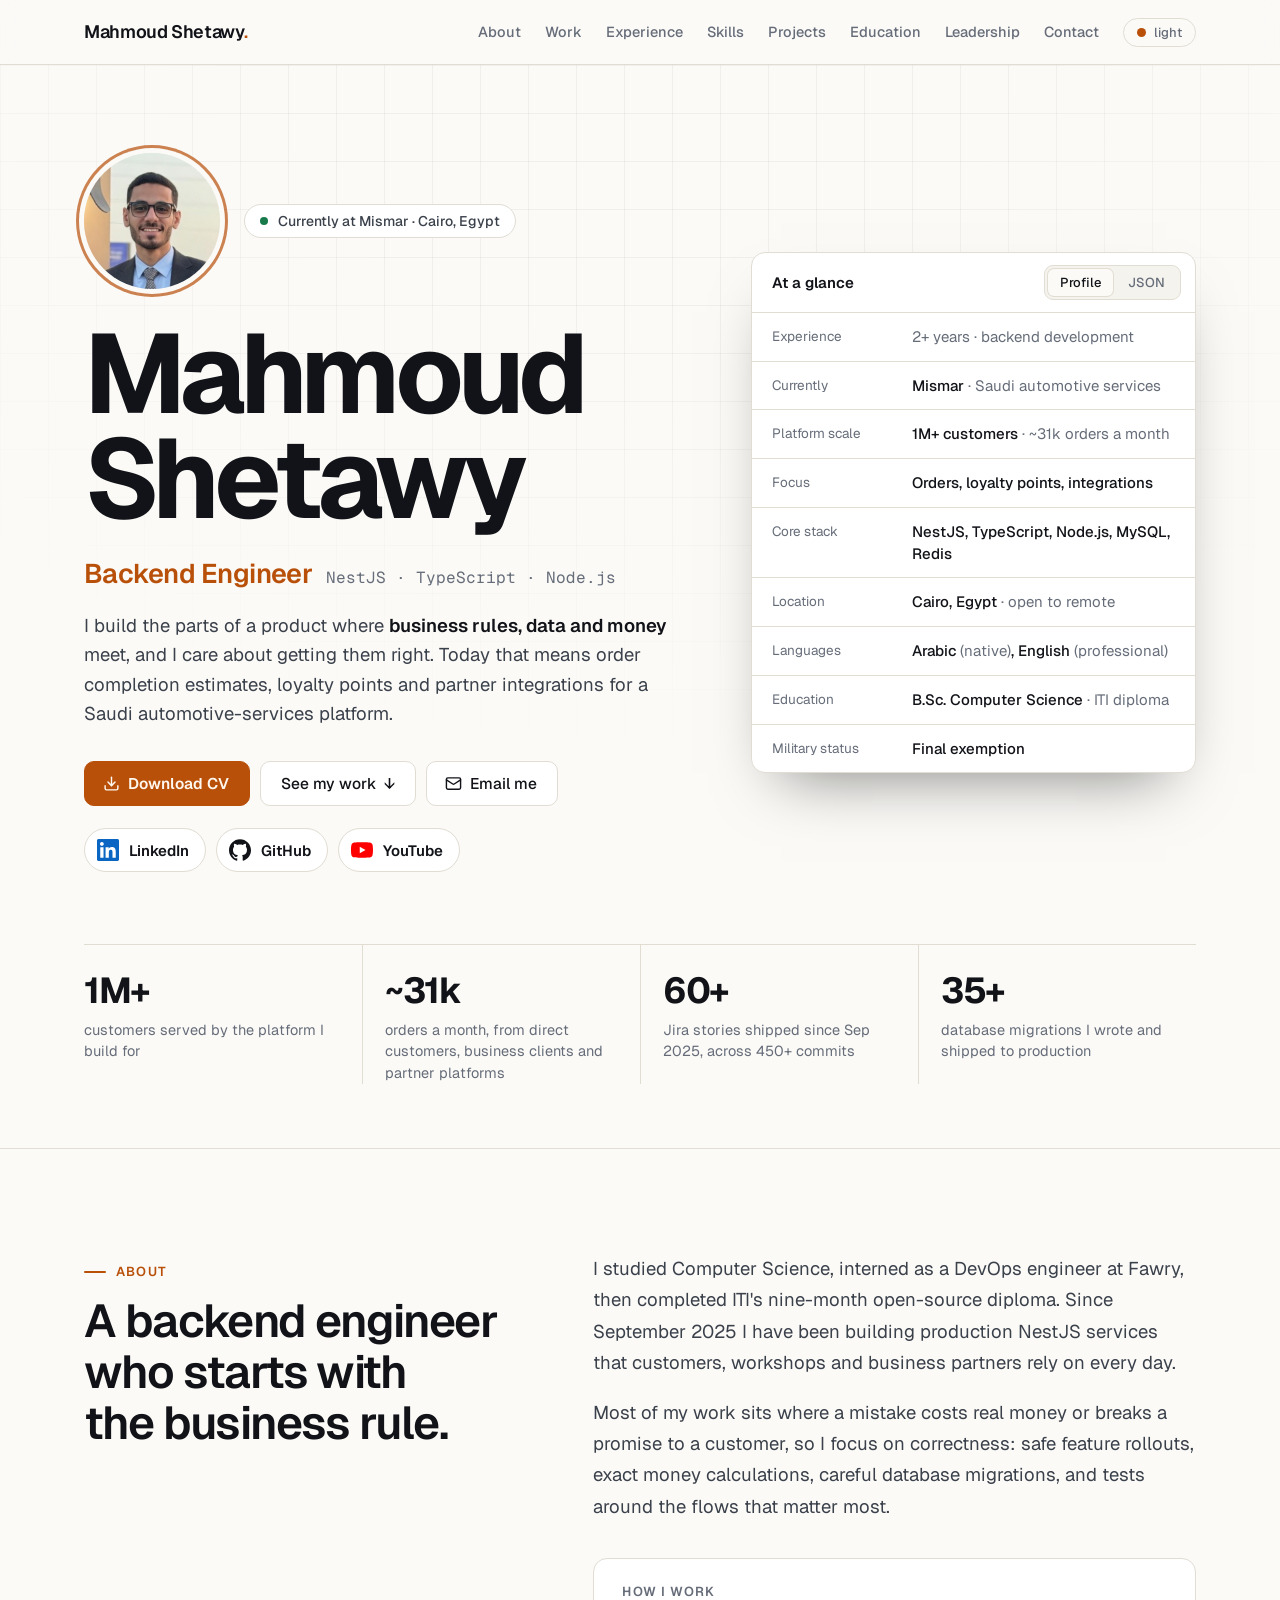
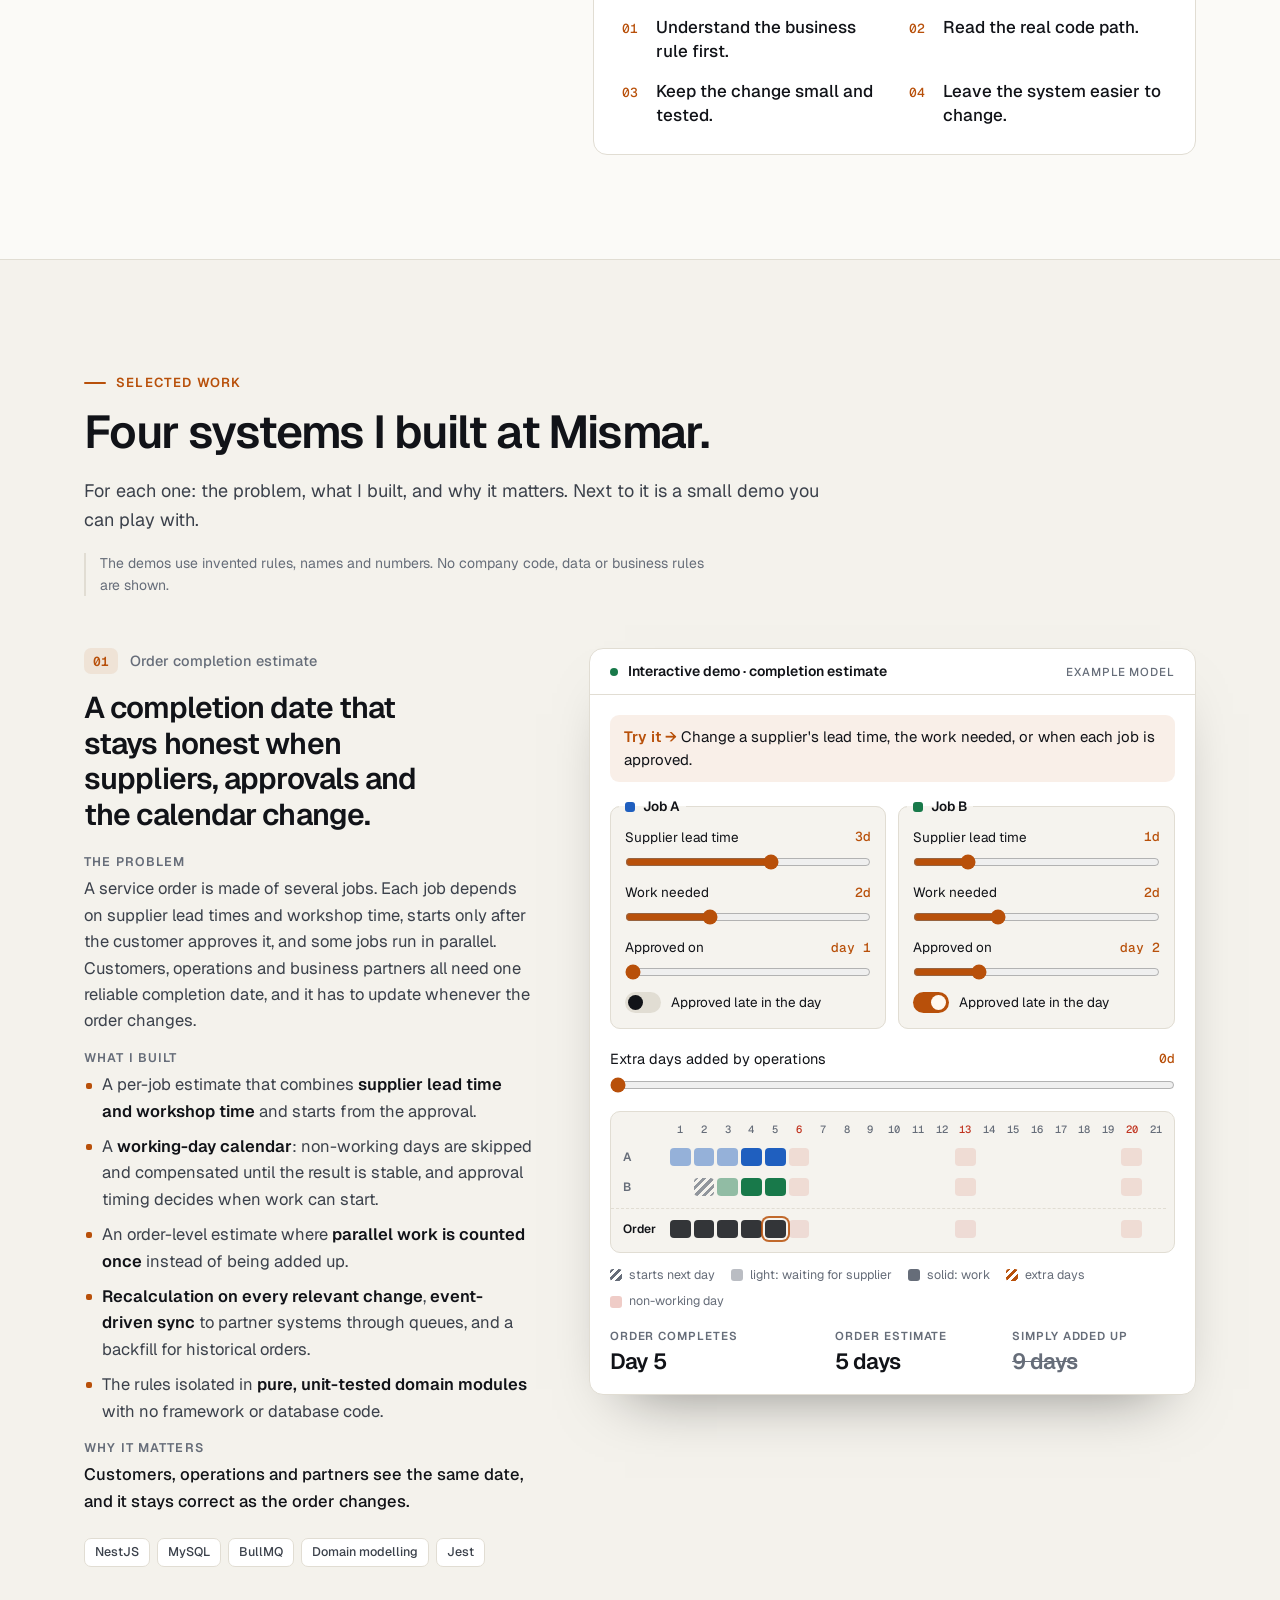
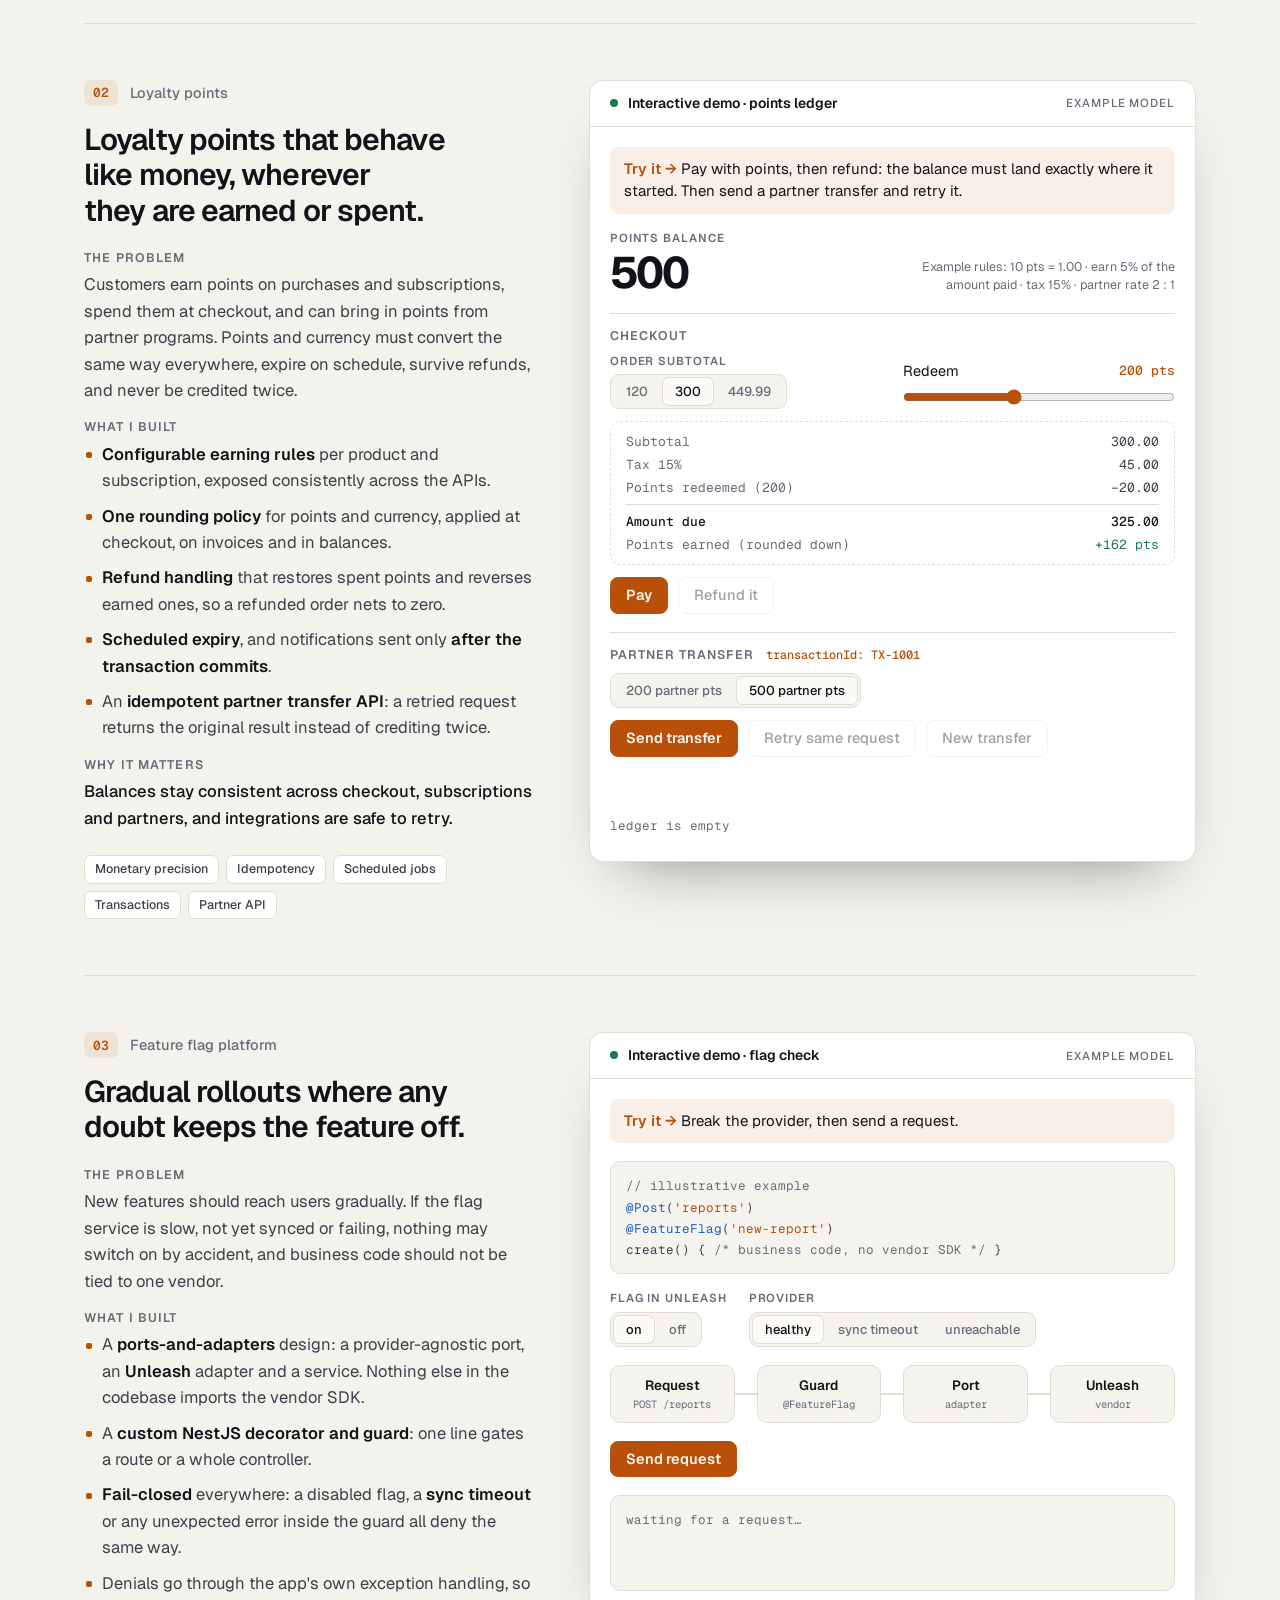
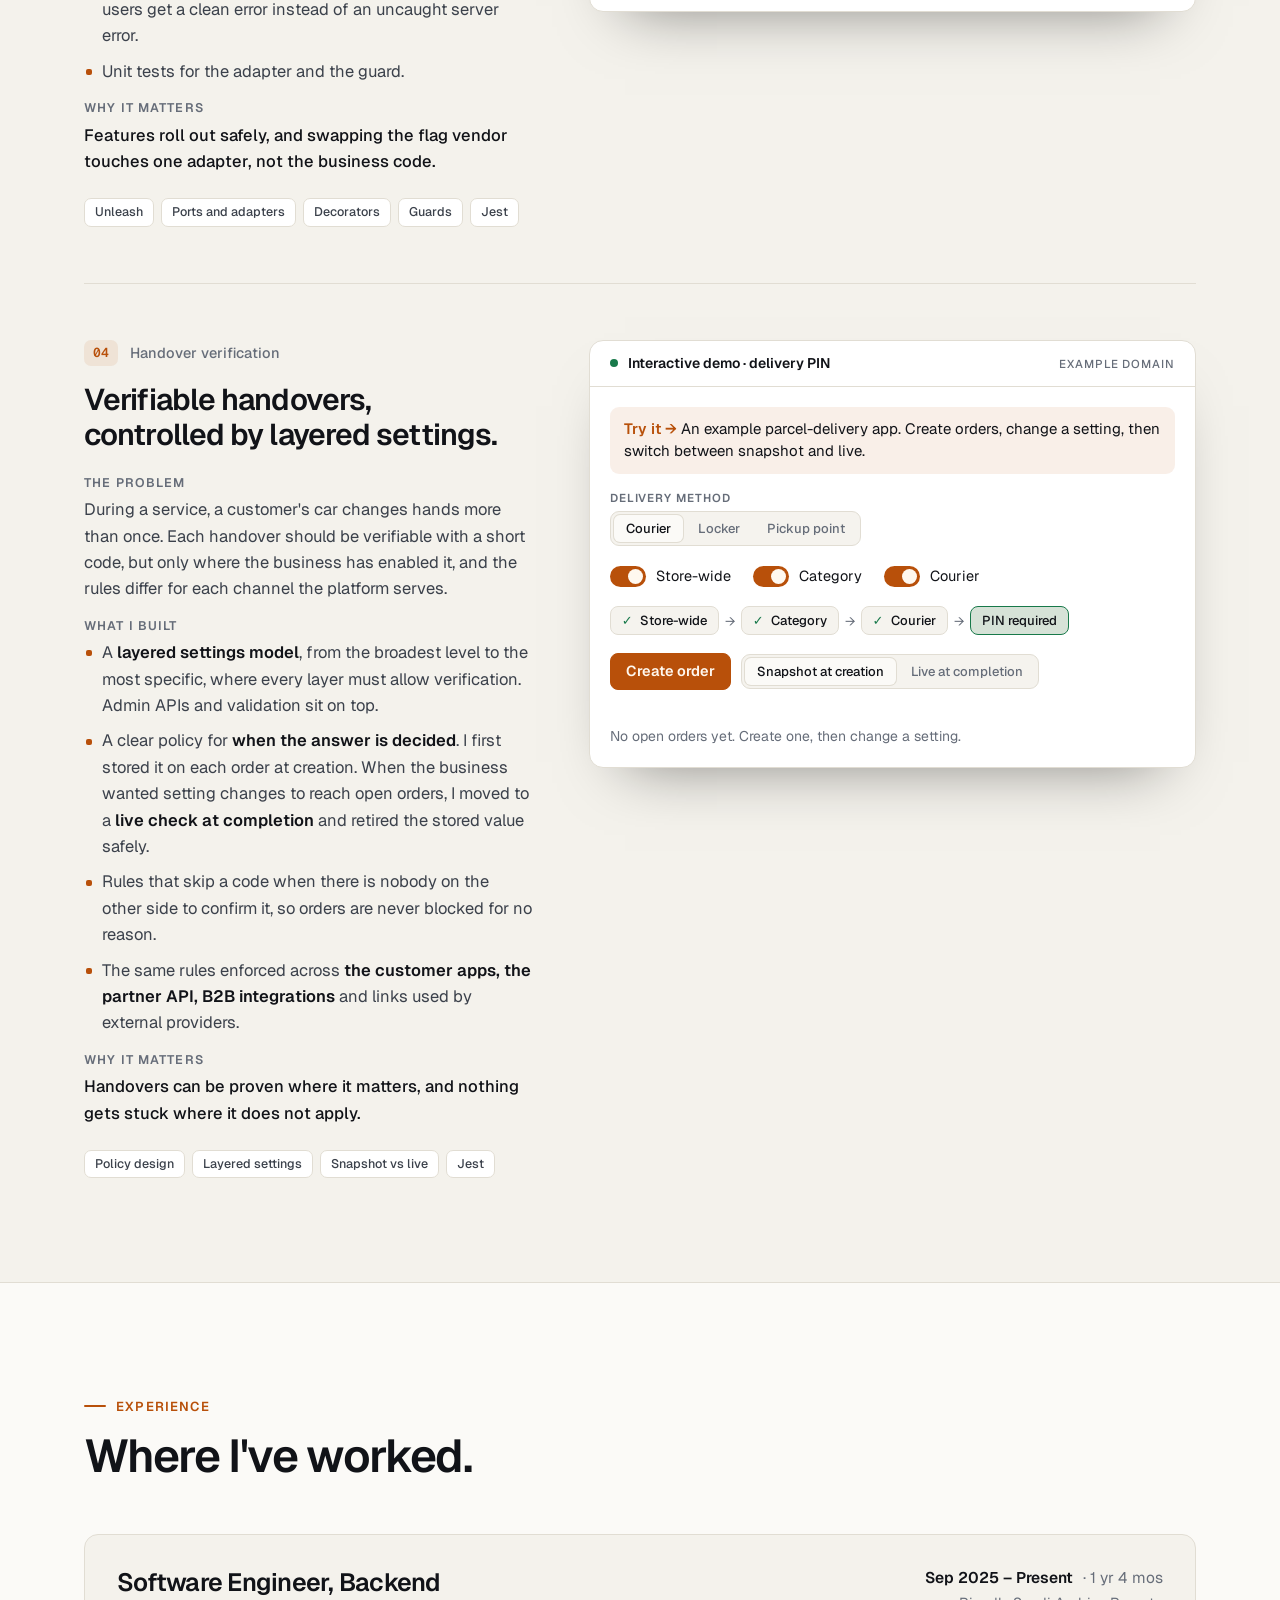
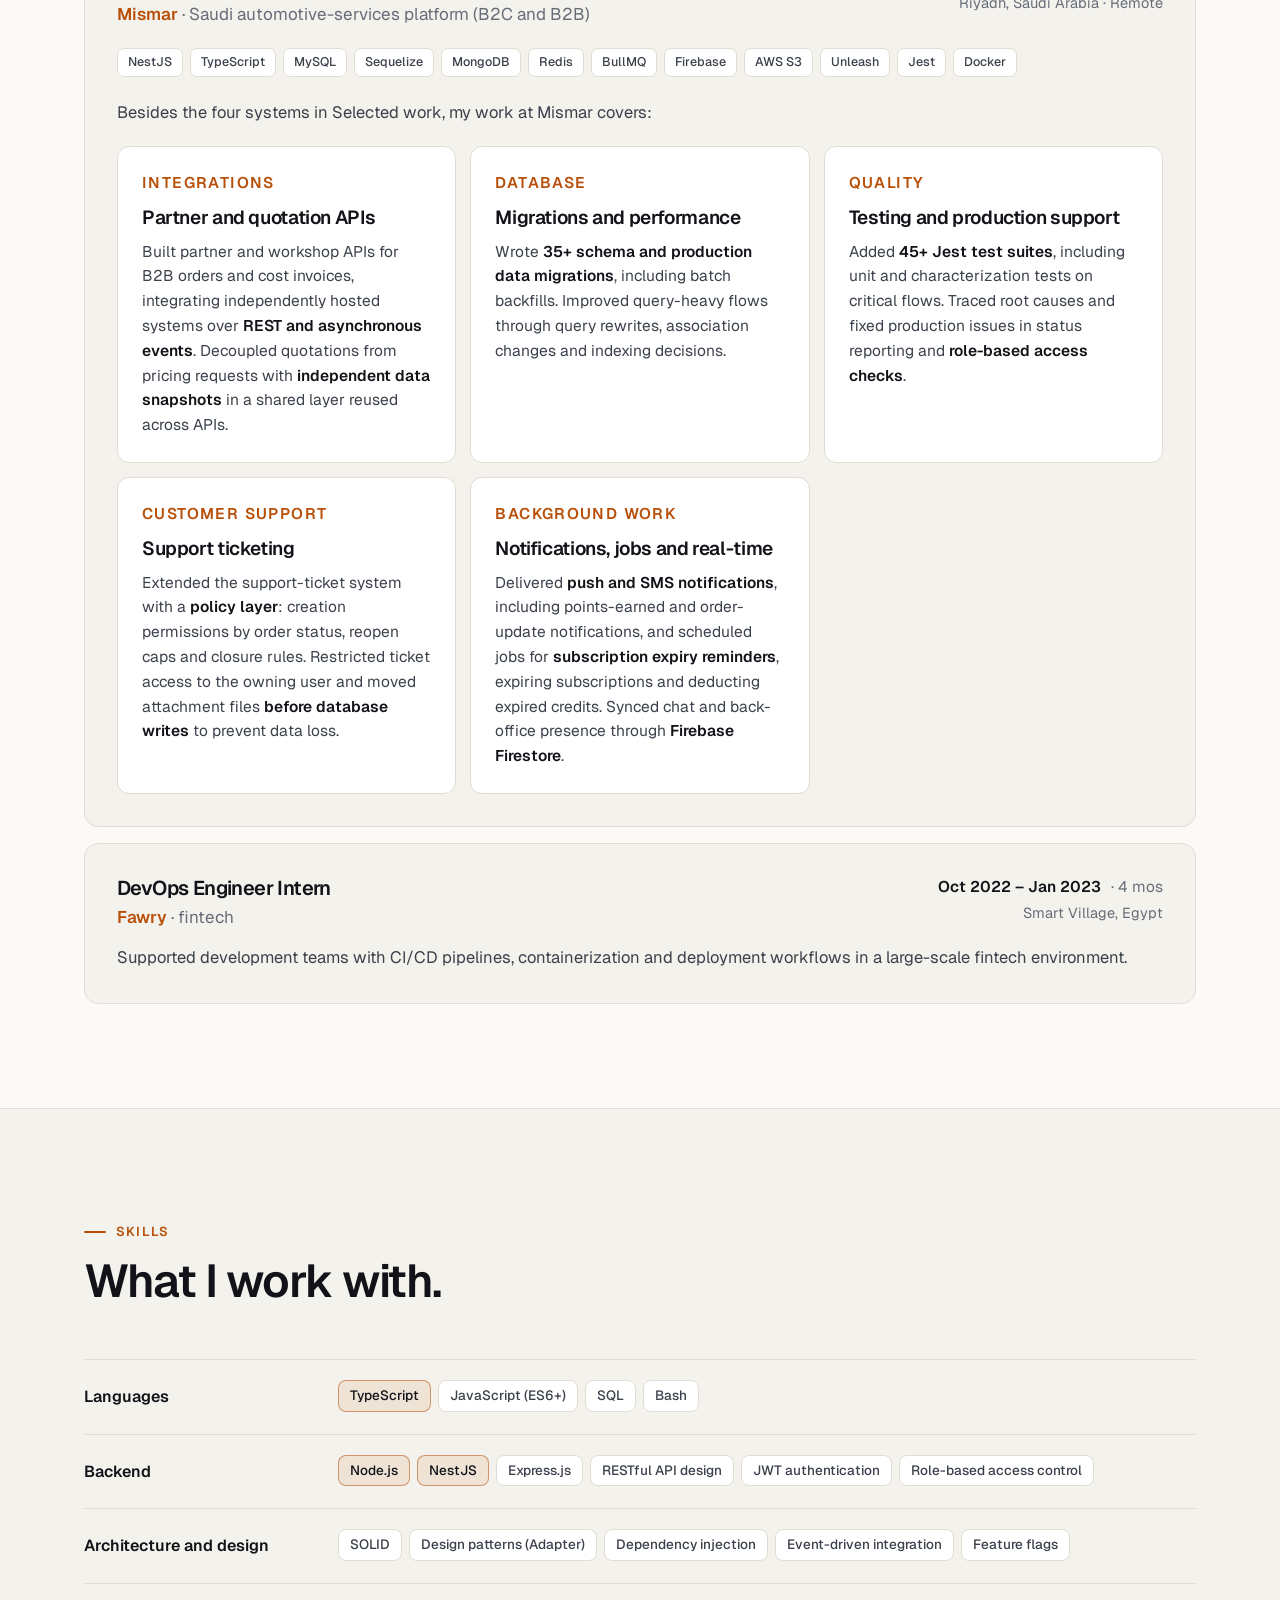
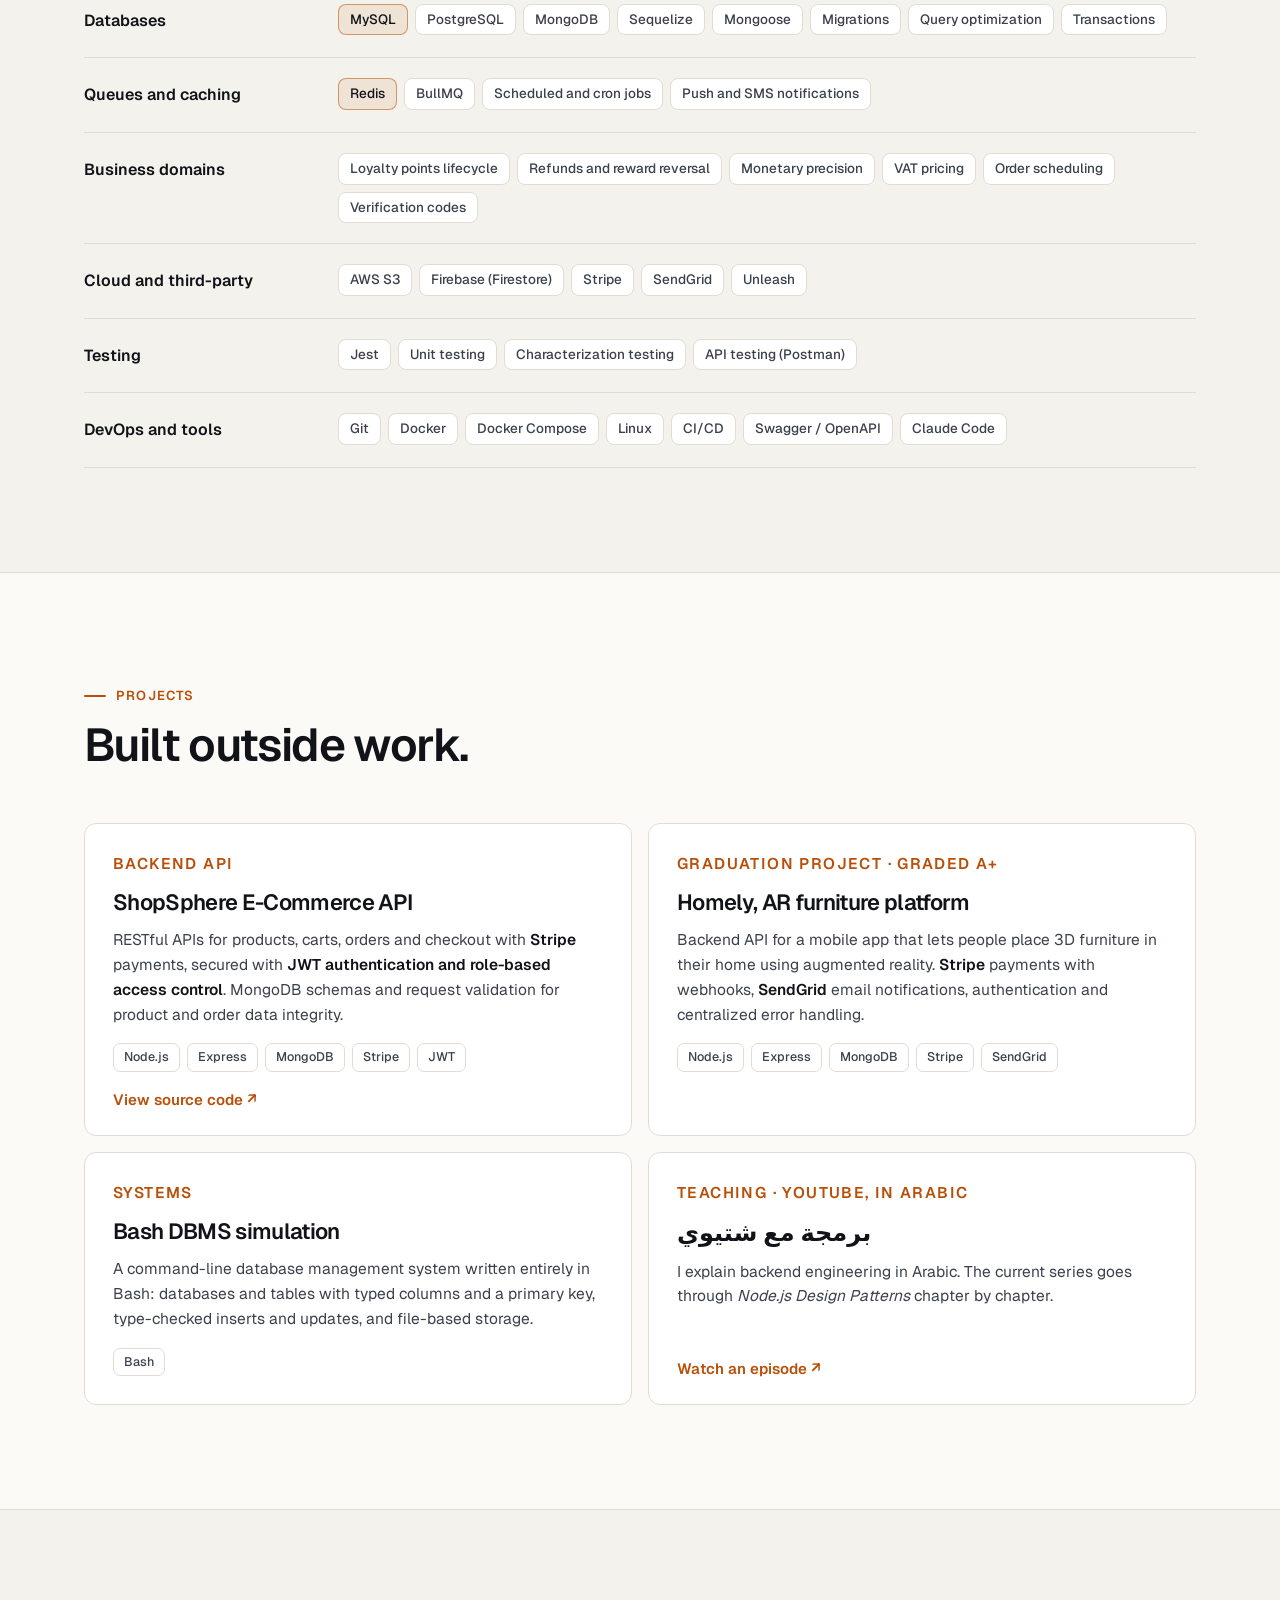
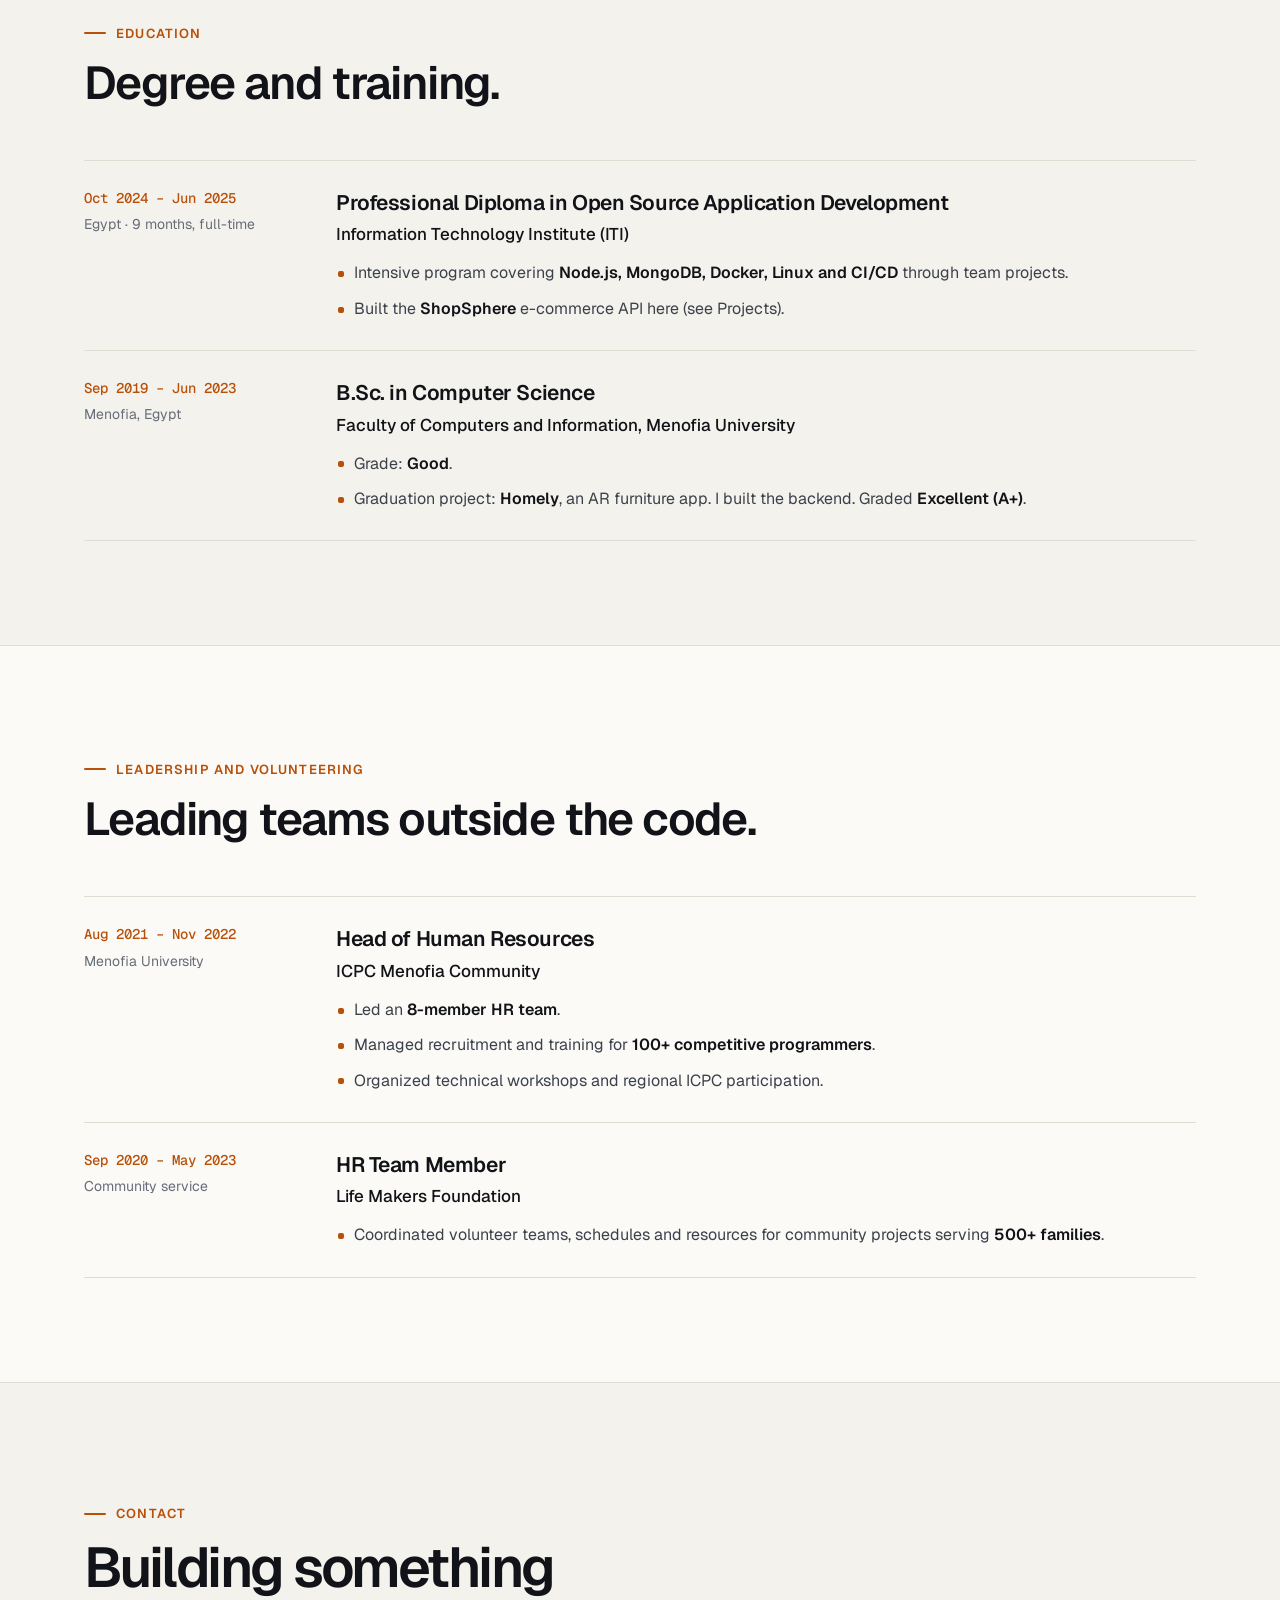
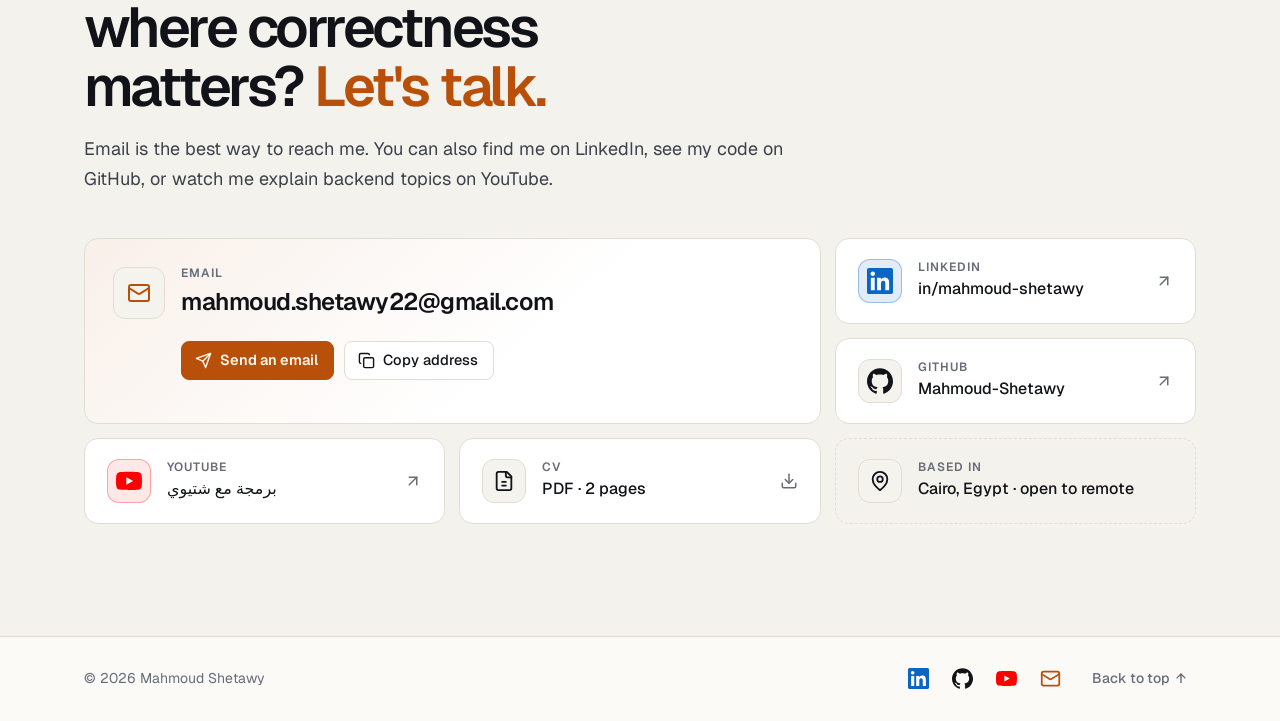
<file: index.html>
<!doctype html>
<html lang="en" data-theme="dark">
<head>
  <meta charset="utf-8">
  <meta name="viewport" content="width=device-width, initial-scale=1">
  <title>Mahmoud Shetawy | Backend Engineer</title>
  <meta name="description" content="Mahmoud Shetawy, Backend Engineer (NestJS, TypeScript). Order scheduling, loyalty and payments, feature flags and partner integrations for a Saudi automotive-services platform.">
  <meta name="author" content="Mahmoud Shetawy">
  <meta name="theme-color" content="#0b0d11">

  <meta property="og:type" content="website">
  <meta property="og:title" content="Mahmoud Shetawy | Backend Engineer">
  <meta property="og:description" content="NestJS · TypeScript. Order scheduling, loyalty and payments, feature flags, partner integrations, explained with interactive demos.">
  <meta property="og:url" content="https://mahmoud-shetawy.github.io/">
  <meta property="og:image" content="https://mahmoud-shetawy.github.io/assets/og.png">
  <meta property="og:image:width" content="1200">
  <meta property="og:image:height" content="630">
  <meta property="og:image:alt" content="Mahmoud Shetawy, Backend Engineer">
  <meta name="twitter:card" content="summary_large_image">
  <link rel="canonical" href="https://mahmoud-shetawy.github.io/">

  <link rel="icon" href="assets/favicon.svg" type="image/svg+xml">
  <link rel="preconnect" href="https://fonts.googleapis.com">
  <link rel="preconnect" href="https://fonts.gstatic.com" crossorigin>
  <link href="https://fonts.googleapis.com/css2?family=Geist:wght@400;500;600;700&family=Geist+Mono:wght@400;500&display=swap" rel="stylesheet">
  <link rel="stylesheet" href="styles.css?v=16">
  <script>
    (function () {
      try {
        var t = localStorage.getItem('theme');
        if (!t) t = matchMedia('(prefers-color-scheme: light)').matches ? 'light' : 'dark';
        document.documentElement.dataset.theme = t;
      } catch (e) {}
      document.documentElement.classList.add('js');
    })();
  </script>
</head>
<body>
  <svg width="0" height="0" style="position:absolute" aria-hidden="true" focusable="false">
    <defs>
      <symbol id="i-github" viewBox="0 0 24 24"><path fill="currentColor" stroke="none" d="M12 .297c-6.63 0-12 5.373-12 12 0 5.303 3.438 9.8 8.205 11.385.6.113.82-.258.82-.577 0-.285-.01-1.04-.015-2.04-3.338.724-4.042-1.61-4.042-1.61C4.422 18.07 3.633 17.7 3.633 17.7c-1.087-.744.084-.729.084-.729 1.205.084 1.838 1.236 1.838 1.236 1.07 1.835 2.809 1.305 3.495.998.108-.776.417-1.305.76-1.605-2.665-.3-5.466-1.332-5.466-5.93 0-1.31.465-2.38 1.235-3.22-.135-.303-.54-1.523.105-3.176 0 0 1.005-.322 3.3 1.23.96-.267 1.98-.399 3-.405 1.02.006 2.04.138 3 .405 2.28-1.552 3.285-1.23 3.285-1.23.645 1.653.24 2.873.12 3.176.765.84 1.23 1.91 1.23 3.22 0 4.61-2.805 5.625-5.475 5.92.42.36.81 1.096.81 2.22 0 1.606-.015 2.896-.015 3.286 0 .315.21.69.825.57C20.565 22.092 24 17.592 24 12.297c0-6.627-5.373-12-12-12"/></symbol>
      <symbol id="i-linkedin" viewBox="0 0 24 24"><rect x="1.5" y="1.5" width="21" height="21" rx="2" fill="#fff" stroke="none"/><path fill="#0A66C2" stroke="none" d="M20.447 20.452h-3.554v-5.569c0-1.328-.027-3.037-1.852-3.037-1.853 0-2.136 1.445-2.136 2.939v5.667H9.351V9h3.414v1.561h.046c.477-.9 1.637-1.85 3.37-1.85 3.601 0 4.267 2.37 4.267 5.455v6.286zM5.337 7.433c-1.144 0-2.063-.926-2.063-2.065 0-1.138.92-2.063 2.063-2.063 1.14 0 2.064.925 2.064 2.063 0 1.139-.925 2.065-2.064 2.065zm1.782 13.019H3.555V9h3.564v11.452zM22.225 0H1.771C.792 0 0 .774 0 1.729v20.542C0 23.227.792 24 1.771 24h20.451C23.2 24 24 23.227 24 22.271V1.729C24 .774 23.2 0 22.222 0h.003z"/></symbol>
      <symbol id="i-youtube" viewBox="0 0 24 24"><path fill="#FF0000" stroke="none" d="M23.498 6.186a3.016 3.016 0 0 0-2.122-2.136C19.505 3.545 12 3.545 12 3.545s-7.505 0-9.377.505A3.017 3.017 0 0 0 .502 6.186C0 8.07 0 12 0 12s0 3.93.502 5.814a3.016 3.016 0 0 0 2.122 2.136c1.871.505 9.376.505 9.376.505s7.505 0 9.377-.505a3.015 3.015 0 0 0 2.122-2.136C24 15.93 24 12 24 12s0-3.93-.502-5.814z"/><path fill="#fff" stroke="none" d="M9.545 15.568V8.432L15.818 12z"/></symbol>
      <symbol id="i-mail" viewBox="0 0 24 24"><rect width="20" height="16" x="2" y="4" rx="2"/><path d="m22 7-8.97 5.7a1.94 1.94 0 0 1-2.06 0L2 7"/></symbol>
      <symbol id="i-send" viewBox="0 0 24 24"><path d="m22 2-7 20-4-9-9-4Z"/><path d="M22 2 11 13"/></symbol>
      <symbol id="i-copy" viewBox="0 0 24 24"><rect width="14" height="14" x="8" y="8" rx="2"/><path d="M4 16c-1.1 0-2-.9-2-2V4c0-1.1.9-2 2-2h10c1.1 0 2 .9 2 2"/></symbol>
      <symbol id="i-check" viewBox="0 0 24 24"><path d="M20 6 9 17l-5-5"/></symbol>
      <symbol id="i-file" viewBox="0 0 24 24"><path d="M15 2H6a2 2 0 0 0-2 2v16a2 2 0 0 0 2 2h12a2 2 0 0 0 2-2V7Z"/><path d="M14 2v4a2 2 0 0 0 2 2h4"/><path d="M10 13h4"/><path d="M10 17h4"/></symbol>
      <symbol id="i-download" viewBox="0 0 24 24"><path d="M21 15v4a2 2 0 0 1-2 2H5a2 2 0 0 1-2-2v-4"/><path d="m7 10 5 5 5-5"/><path d="M12 15V3"/></symbol>
      <symbol id="i-pin" viewBox="0 0 24 24"><path d="M20 10c0 6-8 12-8 12s-8-6-8-12a8 8 0 0 1 16 0Z"/><circle cx="12" cy="10" r="3"/></symbol>
      <symbol id="i-arrow" viewBox="0 0 24 24"><path d="M7 17 17 7"/><path d="M7 7h10v10"/></symbol>
    </defs>
  </svg>
  <a class="skip" href="#main">Skip to content</a>

  <header class="nav" id="top">
    <div class="wrap nav__in">
      <a class="brand" href="#top">Mahmoud Shetawy<span class="brand__dot">.</span></a>
      <nav class="nav__links" aria-label="Sections">
        <a href="#about">About</a>
        <a href="#work">Work</a>
        <a href="#experience">Experience</a>
        <a href="#skills">Skills</a>
        <a href="#projects">Projects</a>
        <a href="#education">Education</a>
        <a href="#leadership">Leadership</a>
        <a href="#contact">Contact</a>
      </nav>
      <button class="theme" id="themeBtn" type="button" aria-label="Switch colour theme">
        <span class="theme__dot" aria-hidden="true"></span><span id="themeLabel">dark</span>
      </button>
    </div>
  </header>

  <main id="main">

    <!-- ============ HERO ============ -->
    <section class="hero">
      <div class="hero__grid" aria-hidden="true"></div>
      <div class="wrap hero__in">
        <div class="hero__copy">
          <div class="hero__id">
            <div class="avatar">
              <span class="avatar__initials" aria-hidden="true">MS</span>
              <img class="avatar__img" src="assets/photo.jpg" alt="Photo of Mahmoud Shetawy" width="176" height="176" onerror="this.remove()">
            </div>
            <p class="status"><span class="pulse" aria-hidden="true"></span>Currently at Mismar · Cairo, Egypt</p>
          </div>
          <h1>Mahmoud<br>Shetawy</h1>
          <p class="role">Backend Engineer <span>NestJS · TypeScript · Node.js</span></p>
          <p class="lede">
            I build the parts of a product where <strong>business rules, data and money</strong> meet, and I care
            about getting them right. Today that means order completion estimates, loyalty points and
            partner integrations for a Saudi automotive-services platform.
          </p>
          <div class="cta">
            <a class="btn btn--solid" href="assets/Mahmoud_Shetawy_CV.pdf" target="_blank" rel="noopener"><svg class="ico" aria-hidden="true"><use href="#i-download"/></svg>Download CV</a>
            <a class="btn" href="#work">See my work <span aria-hidden="true">↓</span></a>
            <a class="btn" href="mailto:mahmoud.shetawy22@gmail.com"><svg class="ico" aria-hidden="true"><use href="#i-mail"/></svg>Email me</a>
          </div>
          <p class="social">
            <a class="social--linkedin" href="https://linkedin.com/in/mahmoud-shetawy" target="_blank" rel="noopener"><svg class="ico ico--brand" aria-hidden="true"><use href="#i-linkedin"/></svg>LinkedIn</a>
            <a class="social--github" href="https://github.com/Mahmoud-Shetawy" target="_blank" rel="noopener"><svg class="ico ico--brand" aria-hidden="true"><use href="#i-github"/></svg>GitHub</a>
            <a class="social--youtube" href="https://youtu.be/pXfWjVmdiQc" target="_blank" rel="noopener"><svg class="ico ico--brand" aria-hidden="true"><use href="#i-youtube"/></svg>YouTube</a>
          </p>
        </div>

        <aside class="glance" aria-label="Profile at a glance">
          <div class="glance__bar">
            <span class="glance__title">At a glance</span>
            <div class="seg seg--tabs" role="tablist" aria-label="Profile format">
              <button type="button" role="tab" aria-selected="true" aria-controls="gProfile" id="gTabProfile" class="is-on">Profile</button>
              <button type="button" role="tab" aria-selected="false" aria-controls="gJson" id="gTabJson">JSON</button>
            </div>
          </div>

          <dl class="glance__list" id="gProfile" role="tabpanel" aria-labelledby="gTabProfile">
            <div><dt>Experience</dt><dd><span class="xp" id="xpTotal">2+ years</span> <span>· backend development</span></dd></div>
            <div><dt>Currently</dt><dd>Mismar <span>· Saudi automotive services</span></dd></div>
            <div><dt>Platform scale</dt><dd>1M+ customers <span>· ~31k orders a month</span></dd></div>
            <div><dt>Focus</dt><dd>Orders, loyalty points, integrations</dd></div>
            <div><dt>Core stack</dt><dd>NestJS, TypeScript, Node.js, MySQL, Redis</dd></div>
            <div><dt>Location</dt><dd>Cairo, Egypt <span>· open to remote</span></dd></div>
            <div><dt>Languages</dt><dd>Arabic <span>(native)</span>, English <span>(professional)</span></dd></div>
            <div><dt>Education</dt><dd>B.Sc. Computer Science <span>· ITI diploma</span></dd></div>
            <div><dt>Military status</dt><dd>Final exemption</dd></div>
          </dl>

          <pre class="glance__json" id="gJson" role="tabpanel" aria-labelledby="gTabJson" hidden><code><span class="c-dim">GET /engineers/mahmoud-shetawy</span>
<span class="c-dim">HTTP/1.1</span> <span class="c-ok">200 OK</span>

{
  <span class="c-key">"name"</span>: <span class="c-str">"Mahmoud Shetawy"</span>,
  <span class="c-key">"role"</span>: <span class="c-str">"Backend Engineer"</span>,
  <span class="c-key">"company"</span>: <span class="c-str">"Mismar"</span>,
  <span class="c-key">"stack"</span>: [<span class="c-str">"NestJS"</span>, <span class="c-str">"TypeScript"</span>],
  <span class="c-key">"focus"</span>: [
    <span class="c-str">"orders"</span>,
    <span class="c-str">"loyalty &amp; payments"</span>,
    <span class="c-str">"integrations"</span>
  ],
  <span class="c-key">"location"</span>: <span class="c-str">"Cairo, Egypt"</span>,
  <span class="c-key">"remote"</span>: <span class="c-num">true</span>
}</code></pre>
        </aside>
      </div>

      <div class="wrap">
        <dl class="facts">
          <div><dt>1M+</dt><dd>customers served by the platform I build for</dd></div>
          <div><dt>~31k</dt><dd>orders a month, from direct customers, business clients and partner platforms</dd></div>
          <div><dt>60+</dt><dd>Jira stories shipped since Sep 2025, across 450+ commits</dd></div>
          <div><dt>35+</dt><dd>database migrations I wrote and shipped to production</dd></div>
        </dl>
      </div>
    </section>

    <!-- ============ ABOUT ============ -->
    <section class="sec" id="about">
      <div class="wrap split">
        <header class="sec__head">
          <p class="eyebrow">About</p>
          <h2>A backend engineer who starts with the business rule.</h2>
        </header>
        <div class="prose">
          <p>
            I studied Computer Science, interned as a DevOps engineer at Fawry, then completed ITI's nine-month
            open-source diploma. Since September 2025 I have been building production NestJS services that
            customers, workshops and business partners rely on every day.
          </p>
          <p>
            Most of my work sits where a mistake costs real money or breaks a promise to a customer, so I focus on
            correctness: safe feature rollouts, exact money calculations, careful database migrations, and tests
            around the flows that matter most.
          </p>
          <div class="how">
            <p class="how__k">How I work</p>
            <ol class="steps">
              <li>Understand the business rule first.</li>
              <li>Read the real code path.</li>
              <li>Keep the change small and tested.</li>
              <li>Leave the system easier to change.</li>
            </ol>
          </div>
        </div>
      </div>
    </section>

    <!-- ============ WORK ============ -->
    <section class="sec sec--alt" id="work">
      <div class="wrap">
        <header class="sec__head sec__head--wide">
          <p class="eyebrow">Selected work</p>
          <h2>Four systems I built at Mismar.</h2>
          <p class="sec__sub">
            For each one: the problem, what I built, and why it matters. Next to it is a small demo you can play with.
          </p>
          <p class="note">The demos use invented rules, names and numbers. No company code, data or business rules are shown.</p>
        </header>

        <!-- ---- 1. Completion estimate ---- -->
        <article class="case" id="case-estimate">
          <div class="case__text">
            <p class="case__no"><b>01</b> Order completion estimate</p>
            <h3>A completion date that stays honest when suppliers, approvals and the calendar change.</h3>
            <dl class="points">
              <div><dt>The problem</dt><dd>A service order is made of several jobs. Each job depends on supplier lead times and workshop time, starts only after the customer approves it, and some jobs run in parallel. Customers, operations and business partners all need one reliable completion date, and it has to update whenever the order changes.</dd></div>
              <div><dt>What I built</dt><dd>
                <ul class="did">
                  <li>A per-job estimate that combines <strong>supplier lead time and workshop time</strong> and starts from the approval.</li>
                  <li>A <strong>working-day calendar</strong>: non-working days are skipped and compensated until the result is stable, and approval timing decides when work can start.</li>
                  <li>An order-level estimate where <strong>parallel work is counted once</strong> instead of being added up.</li>
                  <li><strong>Recalculation on every relevant change</strong>, <strong>event-driven sync</strong> to partner systems through queues, and a backfill for historical orders.</li>
                  <li>The rules isolated in <strong>pure, unit-tested domain modules</strong> with no framework or database code.</li>
                </ul>
              </dd></div>
              <div><dt>Why it matters</dt><dd>Customers, operations and partners see the same date, and it stays correct as the order changes.</dd></div>
            </dl>
            <ul class="tags"><li>NestJS</li><li>MySQL</li><li>BullMQ</li><li>Domain modelling</li><li>Jest</li></ul>
          </div>

          <div class="panel" data-demo="estimate">
            <div class="panel__bar"><span><i class="live" aria-hidden="true"></i>Interactive demo · completion estimate</span><span class="panel__tag">example model</span></div>
            <div class="panel__body">
              <p class="try">Change a supplier's lead time, the work needed, or when each job is approved.</p>

              <div class="quotes">
                <fieldset class="quote" data-q="0">
                  <legend><i class="sw sw--q0" aria-hidden="true"></i>Job A</legend>
                  <label class="range">Supplier lead time <output data-out="edt">3d</output><input type="range" data-k="edt" min="0" max="5" value="3"></label>
                  <label class="range">Work needed <output data-out="ert">2d</output><input type="range" data-k="ert" min="1" max="4" value="2"></label>
                  <label class="range">Approved on <output data-out="day">day 1</output><input type="range" data-k="day" min="0" max="4" value="0"></label>
                  <label class="switch"><input type="checkbox" data-k="late"><span class="switch__ui"></span>Approved late in the day</label>
                </fieldset>
                <fieldset class="quote" data-q="1">
                  <legend><i class="sw sw--q1" aria-hidden="true"></i>Job B</legend>
                  <label class="range">Supplier lead time <output data-out="edt">1d</output><input type="range" data-k="edt" min="0" max="5" value="1"></label>
                  <label class="range">Work needed <output data-out="ert">2d</output><input type="range" data-k="ert" min="1" max="4" value="2"></label>
                  <label class="range">Approved on <output data-out="day">day 2</output><input type="range" data-k="day" min="0" max="4" value="1"></label>
                  <label class="switch"><input type="checkbox" data-k="late" checked><span class="switch__ui"></span>Approved late in the day</label>
                </fieldset>
              </div>

              <label class="range range--inline">Extra days added by operations <output id="eExtOut">0d</output>
                <input type="range" id="eExt" min="0" max="3" value="0">
              </label>

              <div class="gantt" id="gantt" role="img" aria-label="Timeline of both jobs and the order"></div>
              <ul class="legend" aria-hidden="true">
                <li><i class="lg lg--wait"></i>starts next day</li>
                <li><i class="lg lg--parts"></i>light: waiting for supplier</li>
                <li><i class="lg lg--work"></i>solid: work</li>
                <li><i class="lg lg--ext"></i>extra days</li>
                <li><i class="lg lg--fri"></i>non-working day</li>
              </ul>

              <div class="readout" aria-live="polite">
                <div><span class="readout__k">Order completes</span><span class="readout__v" id="eEta">–</span></div>
                <div><span class="readout__k">Order estimate</span><span class="readout__v" id="eTotal">–</span></div>
                <div><span class="readout__k">Simply added up</span><span class="readout__v readout__v--muted" id="eSum">–</span></div>
              </div>
            </div>
          </div>
        </article>

        <!-- ---- 2. Loyalty points ---- -->
        <article class="case" id="case-points">
          <div class="case__text">
            <p class="case__no"><b>02</b> Loyalty points</p>
            <h3>Loyalty points that behave like money, wherever they are earned or spent.</h3>
            <dl class="points">
              <div><dt>The problem</dt><dd>Customers earn points on purchases and subscriptions, spend them at checkout, and can bring in points from partner programs. Points and currency must convert the same way everywhere, expire on schedule, survive refunds, and never be credited twice.</dd></div>
              <div><dt>What I built</dt><dd>
                <ul class="did">
                  <li><strong>Configurable earning rules</strong> per product and subscription, exposed consistently across the APIs.</li>
                  <li><strong>One rounding policy</strong> for points and currency, applied at checkout, on invoices and in balances.</li>
                  <li><strong>Refund handling</strong> that restores spent points and reverses earned ones, so a refunded order nets to zero.</li>
                  <li><strong>Scheduled expiry</strong>, and notifications sent only <strong>after the transaction commits</strong>.</li>
                  <li>An <strong>idempotent partner transfer API</strong>: a retried request returns the original result instead of crediting twice.</li>
                </ul>
              </dd></div>
              <div><dt>Why it matters</dt><dd>Balances stay consistent across checkout, subscriptions and partners, and integrations are safe to retry.</dd></div>
            </dl>
            <ul class="tags"><li>Monetary precision</li><li>Idempotency</li><li>Scheduled jobs</li><li>Transactions</li><li>Partner API</li></ul>
          </div>

          <div class="panel" data-demo="points">
            <div class="panel__bar"><span><i class="live" aria-hidden="true"></i>Interactive demo · points ledger</span><span class="panel__tag">example model</span></div>
            <div class="panel__body">
              <p class="try">Pay with points, then refund: the balance must land exactly where it started. Then send a partner transfer and retry it.</p>
              <div class="wallet">
                <div>
                  <span class="readout__k">Points balance</span>
                  <span class="wallet__v" id="bBalance">500</span>
                </div>
                <p class="wallet__rule">Example rules: 10 pts = 1.00 · earn 5% of the amount paid · tax 15% · partner rate 2 : 1</p>
              </div>

              <div class="sub">
                <p class="sub__k">Checkout</p>
                <div class="controls">
                  <div class="field">
                    <span class="field__k">Order subtotal</span>
                    <div class="seg" role="group" aria-label="Order subtotal" id="bAmounts">
                      <button type="button" data-amount="120">120</button>
                      <button type="button" data-amount="300" class="is-on">300</button>
                      <button type="button" data-amount="449.99">449.99</button>
                    </div>
                  </div>
                  <label class="range">Redeem <output id="bRedeemOut">200 pts</output>
                    <input type="range" id="bRedeem" min="0" max="500" step="50" value="200">
                  </label>
                </div>
                <dl class="receipt" id="bReceipt"></dl>
                <div class="actions">
                  <button class="btn btn--solid btn--sm" type="button" id="bPay">Pay</button>
                  <button class="btn btn--sm" type="button" id="bRefund" disabled>Refund it</button>
                </div>
              </div>

              <div class="sub">
                <p class="sub__k">Partner transfer <code id="bTx">transactionId: TX-1001</code></p>
                <div class="actions">
                  <div class="seg" role="group" aria-label="Partner points to transfer" id="bPartnerPts">
                    <button type="button" data-pts="200">200 partner pts</button>
                    <button type="button" data-pts="500" class="is-on">500 partner pts</button>
                  </div>
                </div>
                <div class="actions">
                  <button class="btn btn--solid btn--sm" type="button" id="bSend">Send transfer</button>
                  <button class="btn btn--sm" type="button" id="bRetry" disabled>Retry same request</button>
                  <button class="btn btn--sm" type="button" id="bNew" disabled>New transfer</button>
                </div>
              </div>

              <p class="verdict" id="bVerdict" aria-live="polite"></p>
              <ol class="ledger" id="bLedger" aria-label="Points ledger"></ol>
            </div>
          </div>
        </article>

        <!-- ---- 3. Feature flags ---- -->
        <article class="case" id="case-flags">
          <div class="case__text">
            <p class="case__no"><b>03</b> Feature flag platform</p>
            <h3>Gradual rollouts where any doubt keeps the feature off.</h3>
            <dl class="points">
              <div><dt>The problem</dt><dd>New features should reach users gradually. If the flag service is slow, not yet synced or failing, nothing may switch on by accident, and business code should not be tied to one vendor.</dd></div>
              <div><dt>What I built</dt><dd>
                <ul class="did">
                  <li>A <strong>ports-and-adapters</strong> design: a provider-agnostic port, an <strong>Unleash</strong> adapter and a service. Nothing else in the codebase imports the vendor SDK.</li>
                  <li>A <strong>custom NestJS decorator and guard</strong>: one line gates a route or a whole controller.</li>
                  <li><strong>Fail-closed</strong> everywhere: a disabled flag, a <strong>sync timeout</strong> or any unexpected error inside the guard all deny the same way.</li>
                  <li>Denials go through the app's own exception handling, so users get a clean error instead of an uncaught server error.</li>
                  <li>Unit tests for the adapter and the guard.</li>
                </ul>
              </dd></div>
              <div><dt>Why it matters</dt><dd>Features roll out safely, and swapping the flag vendor touches one adapter, not the business code.</dd></div>
            </dl>
            <ul class="tags"><li>Unleash</li><li>Ports and adapters</li><li>Decorators</li><li>Guards</li><li>Jest</li></ul>
          </div>

          <div class="panel" data-demo="flags">
            <div class="panel__bar"><span><i class="live" aria-hidden="true"></i>Interactive demo · flag check</span><span class="panel__tag">example model</span></div>
            <div class="panel__body">
              <p class="try">Break the provider, then send a request.</p>
              <pre class="snippet"><code><span class="c-dim">// illustrative example</span>
<span class="c-key">@Post</span>(<span class="c-str">'reports'</span>)
<span class="c-key">@FeatureFlag</span>(<span class="c-str">'new-report'</span>)
create() { <span class="c-dim">/* business code, no vendor SDK */</span> }</code></pre>

              <div class="controls controls--fit">
                <div class="field">
                  <span class="field__k">Flag in Unleash</span>
                  <div class="seg" role="group" aria-label="Flag state" id="fFlag">
                    <button type="button" data-v="on" class="is-on">on</button>
                    <button type="button" data-v="off">off</button>
                  </div>
                </div>
                <div class="field">
                  <span class="field__k">Provider</span>
                  <div class="seg" role="group" aria-label="Provider state" id="fProv">
                    <button type="button" data-v="healthy" class="is-on">healthy</button>
                    <button type="button" data-v="timeout">sync timeout</button>
                    <button type="button" data-v="down">unreachable</button>
                  </div>
                </div>
              </div>

              <div class="flow" id="flow">
                <div class="node" data-n="0"><b>Request</b><i>POST /reports</i></div>
                <span class="wire" data-w="0"></span>
                <div class="node" data-n="1"><b>Guard</b><i>@FeatureFlag</i></div>
                <span class="wire" data-w="1"></span>
                <div class="node" data-n="2"><b>Port</b><i>adapter</i></div>
                <span class="wire" data-w="2"></span>
                <div class="node" data-n="3"><b>Unleash</b><i>vendor</i></div>
              </div>

              <div class="actions">
                <button class="btn btn--solid btn--sm" type="button" id="fSend">Send request</button>
                <span class="verdict" id="fVerdict" aria-live="polite"></span>
              </div>
              <pre class="console" id="fLog" aria-label="Evaluation log"><code>waiting for a request…</code></pre>
            </div>
          </div>
        </article>

        <!-- ---- 4. Handover verification ---- -->
        <article class="case" id="case-codes">
          <div class="case__text">
            <p class="case__no"><b>04</b> Handover verification</p>
            <h3>Verifiable handovers, controlled by layered settings.</h3>
            <dl class="points">
              <div><dt>The problem</dt><dd>During a service, a customer's car changes hands more than once. Each handover should be verifiable with a short code, but only where the business has enabled it, and the rules differ for each channel the platform serves.</dd></div>
              <div><dt>What I built</dt><dd>
                <ul class="did">
                  <li>A <strong>layered settings model</strong>, from the broadest level to the most specific, where every layer must allow verification. Admin APIs and validation sit on top.</li>
                  <li>A clear policy for <strong>when the answer is decided</strong>. I first stored it on each order at creation. When the business wanted setting changes to reach open orders, I moved to a <strong>live check at completion</strong> and retired the stored value safely.</li>
                  <li>Rules that skip a code when there is nobody on the other side to confirm it, so orders are never blocked for no reason.</li>
                  <li>The same rules enforced across <strong>the customer apps, the partner API, B2B integrations</strong> and links used by external providers.</li>
                </ul>
              </dd></div>
              <div><dt>Why it matters</dt><dd>Handovers can be proven where it matters, and nothing gets stuck where it does not apply.</dd></div>
            </dl>
            <ul class="tags"><li>Policy design</li><li>Layered settings</li><li>Snapshot vs live</li><li>Jest</li></ul>
          </div>

          <div class="panel" data-demo="codes">
            <div class="panel__bar"><span><i class="live" aria-hidden="true"></i>Interactive demo · delivery PIN</span><span class="panel__tag">example domain</span></div>
            <div class="panel__body">
              <p class="try">An example parcel-delivery app. Create orders, change a setting, then switch between snapshot and live.</p>

              <div class="controls controls--stack">
                <div class="field">
                  <span class="field__k">Delivery method</span>
                  <div class="seg" role="group" aria-label="Delivery method" id="dMethod">
                    <button type="button" data-v="courier" class="is-on">Courier</button>
                    <button type="button" data-v="locker">Locker</button>
                    <button type="button" data-v="pickup">Pickup point</button>
                  </div>
                </div>
              </div>

              <div class="levels">
                <label class="switch"><input type="checkbox" id="dGlobal" checked><span class="switch__ui"></span>Store-wide</label>
                <label class="switch"><input type="checkbox" id="dCat" checked><span class="switch__ui"></span>Category</label>
                <label class="switch"><input type="checkbox" id="dOpt" checked><span class="switch__ui"></span><span id="dOptLabel">Courier</span></label>
              </div>

              <ol class="chain" id="dChain" aria-label="How the answer is decided"></ol>

              <div class="actions">
                <button class="btn btn--solid btn--sm" type="button" id="dCreate">Create order</button>
                <div class="seg" role="group" aria-label="When the answer is decided" id="dMode">
                  <button type="button" data-v="snapshot" class="is-on">Snapshot at creation</button>
                  <button type="button" data-v="live">Live at completion</button>
                </div>
              </div>

              <ul class="orders" id="dOrders" aria-live="polite"></ul>
              <p class="hint" id="dHint"></p>
            </div>
          </div>
        </article>
      </div>
    </section>

    <!-- ============ EXPERIENCE ============ -->
    <section class="sec" id="experience">
      <div class="wrap">
        <header class="sec__head">
          <p class="eyebrow">Experience</p>
          <h2>Where I've worked.</h2>
        </header>

        <article class="job">
          <header class="job__head">
            <div>
              <h3>Software Engineer, Backend</h3>
              <p class="job__org">Mismar <span>· Saudi automotive-services platform (B2C and B2B)</span></p>
            </div>
            <div class="job__meta">
              <span class="job__date">Sep 2025 – Present <span class="job__dur" data-from="2025-09"></span></span>
              <span>Riyadh, Saudi Arabia · Remote</span>
            </div>
          </header>
          <ul class="chips chips--sm">
            <li>NestJS</li><li>TypeScript</li><li>MySQL</li><li>Sequelize</li><li>MongoDB</li><li>Redis</li><li>BullMQ</li><li>Firebase</li><li>AWS S3</li><li>Unleash</li><li>Jest</li><li>Docker</li>
          </ul>
          <p class="job__lead">Besides the four systems in Selected work, my work at Mismar covers:</p>

          <div class="grid">
            <article class="card">
              <p class="card__k">Integrations</p>
              <h4>Partner and quotation APIs</h4>
              <p>Built partner and workshop APIs for B2B orders and cost invoices, integrating independently hosted systems over <strong>REST and asynchronous events</strong>. Decoupled quotations from pricing requests with <strong>independent data snapshots</strong> in a shared layer reused across APIs.</p>
            </article>
            <article class="card">
              <p class="card__k">Database</p>
              <h4>Migrations and performance</h4>
              <p>Wrote <strong>35+ schema and production data migrations</strong>, including batch backfills. Improved query-heavy flows through query rewrites, association changes and indexing decisions.</p>
            </article>
            <article class="card">
              <p class="card__k">Quality</p>
              <h4>Testing and production support</h4>
              <p>Added <strong>45+ Jest test suites</strong>, including unit and characterization tests on critical flows. Traced root causes and fixed production issues in status reporting and <strong>role-based access checks</strong>.</p>
            </article>
            <article class="card">
              <p class="card__k">Customer support</p>
              <h4>Support ticketing</h4>
              <p>Extended the support-ticket system with a <strong>policy layer</strong>: creation permissions by order status, reopen caps and closure rules. Restricted ticket access to the owning user and moved attachment files <strong>before database writes</strong> to prevent data loss.</p>
            </article>
            <article class="card">
              <p class="card__k">Background work</p>
              <h4>Notifications, jobs and real-time</h4>
              <p>Delivered <strong>push and SMS notifications</strong>, including points-earned and order-update notifications, and scheduled jobs for <strong>subscription expiry reminders</strong>, expiring subscriptions and deducting expired credits. Synced chat and back-office presence through <strong>Firebase Firestore</strong>.</p>
            </article>
          </div>
        </article>

        <article class="job job--minor">
          <header class="job__head">
            <div>
              <h3>DevOps Engineer Intern</h3>
              <p class="job__org">Fawry <span>· fintech</span></p>
            </div>
            <div class="job__meta">
              <span class="job__date">Oct 2022 – Jan 2023 <span class="job__dur" data-from="2022-10" data-to="2023-01"></span></span>
              <span>Smart Village, Egypt</span>
            </div>
          </header>
          <p class="job__lead">Supported development teams with CI/CD pipelines, containerization and deployment workflows in a large-scale fintech environment.</p>
        </article>
      </div>
    </section>

    <!-- ============ SKILLS ============ -->
    <section class="sec sec--alt" id="skills">
      <div class="wrap">
        <header class="sec__head">
          <p class="eyebrow">Skills</p>
          <h2>What I work with.</h2>
        </header>
        <dl class="skills">
          <div><dt>Languages</dt><dd><ul class="chips"><li class="is-core">TypeScript</li><li>JavaScript (ES6+)</li><li>SQL</li><li>Bash</li></ul></dd></div>
          <div><dt>Backend</dt><dd><ul class="chips"><li class="is-core">Node.js</li><li class="is-core">NestJS</li><li>Express.js</li><li>RESTful API design</li><li>JWT authentication</li><li>Role-based access control</li></ul></dd></div>
          <div><dt>Architecture and design</dt><dd><ul class="chips"><li>SOLID</li><li>Design patterns (Adapter)</li><li>Dependency injection</li><li>Event-driven integration</li><li>Feature flags</li></ul></dd></div>
          <div><dt>Databases</dt><dd><ul class="chips"><li class="is-core">MySQL</li><li>PostgreSQL</li><li>MongoDB</li><li>Sequelize</li><li>Mongoose</li><li>Migrations</li><li>Query optimization</li><li>Transactions</li></ul></dd></div>
          <div><dt>Queues and caching</dt><dd><ul class="chips"><li class="is-core">Redis</li><li>BullMQ</li><li>Scheduled and cron jobs</li><li>Push and SMS notifications</li></ul></dd></div>
          <div><dt>Business domains</dt><dd><ul class="chips"><li>Loyalty points lifecycle</li><li>Refunds and reward reversal</li><li>Monetary precision</li><li>VAT pricing</li><li>Order scheduling</li><li>Verification codes</li></ul></dd></div>
          <div><dt>Cloud and third-party</dt><dd><ul class="chips"><li>AWS S3</li><li>Firebase (Firestore)</li><li>Stripe</li><li>SendGrid</li><li>Unleash</li></ul></dd></div>
          <div><dt>Testing</dt><dd><ul class="chips"><li>Jest</li><li>Unit testing</li><li>Characterization testing</li><li>API testing (Postman)</li></ul></dd></div>
          <div><dt>DevOps and tools</dt><dd><ul class="chips"><li>Git</li><li>Docker</li><li>Docker Compose</li><li>Linux</li><li>CI/CD</li><li>Swagger / OpenAPI</li><li>Claude Code</li></ul></dd></div>
        </dl>
      </div>
    </section>

    <!-- ============ PROJECTS ============ -->
    <section class="sec" id="projects">
      <div class="wrap">
        <header class="sec__head">
          <p class="eyebrow">Projects</p>
          <h2>Built outside work.</h2>
        </header>

        <div class="grid grid--2">
          <article class="card card--proj">
            <p class="card__k">Backend API</p>
            <h3>ShopSphere E-Commerce API</h3>
            <p>RESTful APIs for products, carts, orders and checkout with <strong>Stripe</strong> payments, secured with <strong>JWT authentication and role-based access control</strong>. MongoDB schemas and request validation for product and order data integrity.</p>
            <ul class="chips chips--sm"><li>Node.js</li><li>Express</li><li>MongoDB</li><li>Stripe</li><li>JWT</li></ul>
            <a class="link" href="https://github.com/Mahmoud-Shetawy/ShopSphere" target="_blank" rel="noopener">View source code <span aria-hidden="true">↗</span></a>
          </article>
          <article class="card card--proj">
            <p class="card__k">Graduation project · graded A+</p>
            <h3>Homely, AR furniture platform</h3>
            <p>Backend API for a mobile app that lets people place 3D furniture in their home using augmented reality. <strong>Stripe</strong> payments with webhooks, <strong>SendGrid</strong> email notifications, authentication and centralized error handling.</p>
            <ul class="chips chips--sm"><li>Node.js</li><li>Express</li><li>MongoDB</li><li>Stripe</li><li>SendGrid</li></ul>
          </article>
          <article class="card card--proj">
            <p class="card__k">Systems</p>
            <h3>Bash DBMS simulation</h3>
            <p>A command-line database management system written entirely in Bash: databases and tables with typed columns and a primary key, type-checked inserts and updates, and file-based storage.</p>
            <ul class="chips chips--sm"><li>Bash</li></ul>
          </article>
          <article class="card card--proj card--yt">
            <p class="card__k">Teaching · YouTube, in Arabic</p>
            <h3 lang="ar" dir="rtl">برمجة مع شتيوي</h3>
            <p>I explain backend engineering in Arabic. The current series goes through <em>Node.js Design Patterns</em> chapter by chapter.</p>
            <a class="link" href="https://youtu.be/pXfWjVmdiQc" target="_blank" rel="noopener">Watch an episode <span aria-hidden="true">↗</span></a>
          </article>
        </div>
      </div>
    </section>

    <!-- ============ EDUCATION ============ -->
    <section class="sec sec--alt" id="education">
      <div class="wrap">
        <header class="sec__head">
          <p class="eyebrow">Education</p>
          <h2>Degree and training.</h2>
        </header>

        <ol class="entries">
          <li class="entry">
            <div class="entry__when">
              <time>Oct 2024 – Jun 2025</time>
              <span>Egypt · 9 months, full-time</span>
            </div>
            <div class="entry__what">
              <h3>Professional Diploma in Open Source Application Development</h3>
              <p class="entry__org">Information Technology Institute (ITI)</p>
              <ul class="did">
                <li>Intensive program covering <strong>Node.js, MongoDB, Docker, Linux and CI/CD</strong> through team projects.</li>
                <li>Built the <strong>ShopSphere</strong> e-commerce API here (see Projects).</li>
              </ul>
            </div>
          </li>
          <li class="entry">
            <div class="entry__when">
              <time>Sep 2019 – Jun 2023</time>
              <span>Menofia, Egypt</span>
            </div>
            <div class="entry__what">
              <h3>B.Sc. in Computer Science</h3>
              <p class="entry__org">Faculty of Computers and Information, Menofia University</p>
              <ul class="did">
                <li>Grade: <strong>Good</strong>.</li>
                <li>Graduation project: <strong>Homely</strong>, an AR furniture app. I built the backend. Graded <strong>Excellent (A+)</strong>.</li>
              </ul>
            </div>
          </li>
        </ol>
      </div>
    </section>

    <!-- ============ LEADERSHIP ============ -->
    <section class="sec" id="leadership">
      <div class="wrap">
        <header class="sec__head">
          <p class="eyebrow">Leadership and volunteering</p>
          <h2>Leading teams outside the code.</h2>
        </header>

        <ol class="entries">
          <li class="entry">
            <div class="entry__when">
              <time>Aug 2021 – Nov 2022</time>
              <span>Menofia University</span>
            </div>
            <div class="entry__what">
              <h3>Head of Human Resources</h3>
              <p class="entry__org">ICPC Menofia Community</p>
              <ul class="did">
                <li>Led an <strong>8-member HR team</strong>.</li>
                <li>Managed recruitment and training for <strong>100+ competitive programmers</strong>.</li>
                <li>Organized technical workshops and regional ICPC participation.</li>
              </ul>
            </div>
          </li>
          <li class="entry">
            <div class="entry__when">
              <time>Sep 2020 – May 2023</time>
              <span>Community service</span>
            </div>
            <div class="entry__what">
              <h3>HR Team Member</h3>
              <p class="entry__org">Life Makers Foundation</p>
              <ul class="did">
                <li>Coordinated volunteer teams, schedules and resources for community projects serving <strong>500+ families</strong>.</li>
              </ul>
            </div>
          </li>
        </ol>
      </div>
    </section>

    <!-- ============ CONTACT ============ -->
    <section class="contact" id="contact">
      <div class="wrap">
        <header class="contact__head">
          <p class="eyebrow">Contact</p>
          <h2>Building something where correctness matters? <em>Let's talk.</em></h2>
          <p class="sec__sub">Email is the best way to reach me. You can also find me on LinkedIn, see my code on GitHub, or watch me explain backend topics on YouTube.</p>
        </header>

        <div class="reach">
          <div class="reach__card reach__card--main">
            <span class="reach__icon" aria-hidden="true"><svg class="ico"><use href="#i-mail"/></svg></span>
            <div class="reach__body">
              <span class="reach__k">Email</span>
              <a class="reach__v" href="mailto:mahmoud.shetawy22@gmail.com">mahmoud.shetawy22@gmail.com</a>
              <div class="reach__actions">
                <a class="btn btn--solid btn--sm" href="mailto:mahmoud.shetawy22@gmail.com"><svg class="ico" aria-hidden="true"><use href="#i-send"/></svg>Send an email</a>
                <button class="btn btn--sm" type="button" id="copyEmail" data-email="mahmoud.shetawy22@gmail.com"><svg class="ico" aria-hidden="true"><use href="#i-copy"/></svg><span>Copy address</span></button>
              </div>
            </div>
          </div>

          <a class="reach__card" href="https://linkedin.com/in/mahmoud-shetawy" target="_blank" rel="noopener">
            <span class="reach__icon reach__icon--linkedin" aria-hidden="true"><svg class="ico ico--brand"><use href="#i-linkedin"/></svg></span>
            <span class="reach__body"><span class="reach__k">LinkedIn</span><span class="reach__v">in/mahmoud-shetawy</span></span>
            <svg class="ico reach__arrow" aria-hidden="true"><use href="#i-arrow"/></svg>
          </a>
          <a class="reach__card" href="https://github.com/Mahmoud-Shetawy" target="_blank" rel="noopener">
            <span class="reach__icon reach__icon--github" aria-hidden="true"><svg class="ico ico--brand"><use href="#i-github"/></svg></span>
            <span class="reach__body"><span class="reach__k">GitHub</span><span class="reach__v">Mahmoud-Shetawy</span></span>
            <svg class="ico reach__arrow" aria-hidden="true"><use href="#i-arrow"/></svg>
          </a>
          <a class="reach__card" href="https://youtu.be/pXfWjVmdiQc" target="_blank" rel="noopener">
            <span class="reach__icon reach__icon--youtube" aria-hidden="true"><svg class="ico ico--brand"><use href="#i-youtube"/></svg></span>
            <span class="reach__body"><span class="reach__k">YouTube</span><span class="reach__v" lang="ar" dir="rtl">برمجة مع شتيوي</span></span>
            <svg class="ico reach__arrow" aria-hidden="true"><use href="#i-arrow"/></svg>
          </a>
          <a class="reach__card" href="assets/Mahmoud_Shetawy_CV.pdf" target="_blank" rel="noopener">
            <span class="reach__icon" aria-hidden="true"><svg class="ico"><use href="#i-file"/></svg></span>
            <span class="reach__body"><span class="reach__k">CV</span><span class="reach__v">PDF · 2 pages</span></span>
            <svg class="ico reach__arrow" aria-hidden="true"><use href="#i-download"/></svg>
          </a>
          <div class="reach__card reach__card--static">
            <span class="reach__icon" aria-hidden="true"><svg class="ico"><use href="#i-pin"/></svg></span>
            <span class="reach__body"><span class="reach__k">Based in</span><span class="reach__v">Cairo, Egypt · open to remote</span></span>
          </div>
        </div>
      </div>
    </section>
  </main>

  <footer class="foot">
    <div class="wrap foot__in">
      <span>© <span id="year">2026</span> Mahmoud Shetawy</span>
      <nav class="foot__links" aria-label="Profiles">
        <a href="https://linkedin.com/in/mahmoud-shetawy" target="_blank" rel="noopener" aria-label="LinkedIn"><svg class="ico ico--brand" aria-hidden="true"><use href="#i-linkedin"/></svg></a>
        <a href="https://github.com/Mahmoud-Shetawy" target="_blank" rel="noopener" aria-label="GitHub"><svg class="ico ico--brand" aria-hidden="true"><use href="#i-github"/></svg></a>
        <a href="https://youtu.be/pXfWjVmdiQc" target="_blank" rel="noopener" aria-label="YouTube"><svg class="ico ico--brand" aria-hidden="true"><use href="#i-youtube"/></svg></a>
        <a href="mailto:mahmoud.shetawy22@gmail.com" aria-label="Email"><svg class="ico" aria-hidden="true"><use href="#i-mail"/></svg></a>
        <a href="#top" class="foot__top">Back to top <span aria-hidden="true">↑</span></a>
      </nav>
    </div>
  </footer>

  <script src="app.js?v=16" defer></script>
</body>
</html>
</file>
<file: styles.css>
/* ============ tokens ============ */
:root {
  --bg: #0b0d11;
  --bg-alt: #0f1217;
  --surface: #14181f;
  --surface-2: #1a1f28;
  --line: #262d39;
  --text: #f1f3f6;
  --body: #c3c9d3;
  --muted: #8e97a6;
  --accent: #ffab2e;
  --accent-soft: rgba(255, 171, 46, 0.12);
  --accent-ink: #1a1204;
  --ok: #56d98a;
  --warn: #ffab2e;
  --err: #ff6f61;
  --blue: #7fb4ff;
  --grid: rgba(255, 255, 255, 0.035);

  --sans: "Geist", "Inter", system-ui, -apple-system, "Segoe UI", sans-serif;
  --mono: "Geist Mono", ui-monospace, "SF Mono", Menlo, monospace;

  --gutter: 24px;
  --radius: 14px;
}

:root[data-theme="light"] {
  --bg: #fbfaf7;
  --bg-alt: #f4f2ec;
  --surface: #ffffff;
  --surface-2: #f5f3ee;
  --line: #e1ddd3;
  --text: #111318;
  --body: #3b414b;
  --muted: #666d79;
  --accent: #b8500a;
  --accent-soft: rgba(184, 80, 10, 0.09);
  --accent-ink: #fff8ef;
  --ok: #18794a;
  --warn: #a85a00;
  --err: #c0331f;
  --blue: #1f5fbf;
  --grid: rgba(0, 0, 0, 0.045);
}

/* ============ base ============ */
*, *::before, *::after { box-sizing: border-box; }
html { scroll-behavior: smooth; scroll-padding-top: 80px; -webkit-text-size-adjust: 100%; }
body {
  margin: 0;
  background: var(--bg);
  color: var(--body);
  font: 400 17px/1.65 var(--sans);
  -webkit-font-smoothing: antialiased;
  text-rendering: optimizeLegibility;
  overflow-x: hidden;
}
h1, h2, h3, h4, p, ul, ol, dl, dd, pre { margin: 0; }
h1, h2, h3, h4 { color: var(--text); font-weight: 600; }
ul, ol { padding: 0; list-style: none; }
a { color: inherit; }
strong { font-weight: 600; color: var(--text); }
button { font: inherit; color: inherit; }
code, pre { font-family: var(--mono); }
:focus-visible { outline: 2px solid var(--accent); outline-offset: 3px; border-radius: 4px; }
::selection { background: var(--accent); color: var(--accent-ink); }

.wrap { width: min(1160px, 100%); margin-inline: auto; padding-inline: var(--gutter); }
.skip { position: absolute; left: -999px; top: 8px; background: var(--accent); color: var(--accent-ink); padding: 8px 12px; border-radius: 6px; z-index: 100; }
.skip:focus { left: 8px; }

/* ============ nav ============ */
.nav {
  position: sticky; top: 0; z-index: 50;
  background: color-mix(in srgb, var(--bg) 84%, transparent);
  backdrop-filter: blur(14px); -webkit-backdrop-filter: blur(14px);
  border-bottom: 1px solid var(--line);
}
.nav__in { display: flex; align-items: center; gap: 24px; height: 64px; }
.brand { font: 600 18px/1 var(--sans); letter-spacing: -0.02em; color: var(--text); text-decoration: none; white-space: nowrap; }
.brand__dot { color: var(--accent); }
.nav__links { display: flex; gap: 24px; margin-left: auto; font: 500 14.5px/1 var(--sans); }
.nav__links a { text-decoration: none; color: var(--muted); padding: 8px 0; transition: color .15s; }
.nav__links a:hover { color: var(--text); }
.nav__links a.is-active { color: var(--text); box-shadow: inset 0 -2px 0 var(--accent); }
.theme {
  display: inline-flex; align-items: center; gap: 8px;
  background: none; border: 1px solid var(--line); border-radius: 999px;
  padding: 7px 13px; font: 500 13px/1 var(--sans); color: var(--muted); cursor: pointer;
}
.theme:hover { color: var(--text); border-color: var(--muted); }
.theme__dot { width: 9px; height: 9px; border-radius: 50%; background: var(--accent); }

/* ============ hero ============ */
.hero { position: relative; padding: 88px 0 64px; overflow: hidden; }
.hero__grid {
  position: absolute; inset: 0;
  background-image:
    linear-gradient(var(--grid) 1px, transparent 1px),
    linear-gradient(90deg, var(--grid) 1px, transparent 1px);
  background-size: 48px 48px;
  mask-image: radial-gradient(ellipse 90% 80% at 50% 0%, #000 30%, transparent 80%);
  -webkit-mask-image: radial-gradient(ellipse 90% 80% at 50% 0%, #000 30%, transparent 80%);
  pointer-events: none;
}
.hero__in { position: relative; display: grid; grid-template-columns: minmax(0, 1.15fr) minmax(0, 0.85fr); gap: 64px; align-items: center; }

.hero__id { display: flex; align-items: center; flex-wrap: wrap; gap: 18px 24px; margin-bottom: 32px; }
.avatar {
  position: relative; flex: none; width: 136px; height: 136px; border-radius: 50%;
  display: grid; place-items: center; overflow: hidden;
  background: var(--surface-2);
  box-shadow: 0 0 0 5px var(--bg), 0 0 0 8px color-mix(in srgb, var(--accent) 70%, transparent);
}
.avatar__initials { font: 700 42px/1 var(--sans); letter-spacing: -0.05em; color: var(--text); }
.avatar__img { position: absolute; inset: 0; width: 100%; height: 100%; object-fit: cover; transform: scale(1.15); transform-origin: 49% 36%; }
.status {
  display: inline-flex; align-items: center; gap: 10px;
  font: 500 14px/1 var(--sans); color: var(--body);
  border: 1px solid var(--line); background: var(--surface); border-radius: 999px; padding: 9px 15px;
}
.pulse { flex: none; width: 8px; height: 8px; border-radius: 50%; background: var(--ok); box-shadow: 0 0 0 0 color-mix(in srgb, var(--ok) 60%, transparent); animation: pulse 2.4s infinite; }
@keyframes pulse { 70% { box-shadow: 0 0 0 9px transparent; } 100% { box-shadow: 0 0 0 0 transparent; } }

h1 {
  font: 700 clamp(56px, 9vw, 112px)/0.94 var(--sans);
  letter-spacing: -0.05em;
}
.role { margin-top: 24px; font: 600 clamp(21px, 2.4vw, 27px)/1.3 var(--sans); letter-spacing: -0.02em; color: var(--accent); display: flex; flex-wrap: wrap; gap: 4px 14px; align-items: baseline; }
.role span { font: 400 16px/1.3 var(--mono); letter-spacing: 0; color: var(--muted); }
.lede { margin-top: 20px; max-width: 54ch; font-size: 18.5px; line-height: 1.6; }

.cta { display: flex; flex-wrap: wrap; gap: 10px; margin-top: 32px; }
.btn {
  display: inline-flex; align-items: center; gap: 8px;
  padding: 13px 20px; border-radius: 10px;
  border: 1px solid var(--line); background: var(--surface); color: var(--text);
  font: 500 15.5px/1 var(--sans); text-decoration: none; cursor: pointer;
  transition: border-color .15s, background .15s, transform .15s, filter .15s;
}
.btn:hover { border-color: var(--muted); }
.btn:active { transform: translateY(1px); }
.btn--solid { background: var(--accent); border-color: var(--accent); color: var(--accent-ink); font-weight: 600; }
.btn--solid:hover { border-color: var(--accent); filter: brightness(1.07); }
.btn--sm { padding: 10px 15px; font-size: 14.5px; border-radius: 8px; }
.btn:disabled { opacity: .4; cursor: not-allowed; }

.ico { width: 18px; height: 18px; flex: none; fill: none; stroke: currentColor; stroke-width: 2; stroke-linecap: round; stroke-linejoin: round; }
.btn .ico { width: 17px; height: 17px; margin-left: -2px; }
.social { margin-top: 22px; display: flex; flex-wrap: wrap; gap: 10px; font: 600 15px/1 var(--sans); }
.social a { --brand: var(--muted); display: inline-flex; align-items: center; gap: 10px; padding: 10px 16px 10px 12px; border-radius: 999px; border: 1px solid var(--line); background: var(--surface); color: var(--text); text-decoration: none; transition: border-color .15s, transform .15s, box-shadow .15s; }
.social a:hover { border-color: var(--brand); transform: translateY(-1px); box-shadow: 0 0 0 3px color-mix(in srgb, var(--brand) 18%, transparent); }
.social .ico { width: 22px; height: 22px; }
.social--linkedin { --brand: #0a66c2; }
.social--youtube { --brand: #ff0000; }
.social--github { --brand: var(--text); }
.ico--brand { stroke: none; }

/* at-a-glance card */
.glance { background: var(--surface); border: 1px solid var(--line); border-radius: var(--radius); box-shadow: 0 30px 60px -30px rgba(0, 0, 0, .5); min-width: 0; overflow: hidden; }
.glance__bar { display: flex; align-items: center; justify-content: space-between; gap: 12px; padding: 12px 14px 12px 20px; border-bottom: 1px solid var(--line); }
.glance__title { font: 600 15px/1 var(--sans); color: var(--text); }
.glance__list > div { display: grid; grid-template-columns: 126px 1fr; gap: 14px; padding: 13px 20px; border-top: 1px solid var(--line); }
.glance__list > div:first-child { border-top: 0; }
.glance__list dt { font: 400 13.5px/1.5 var(--sans); color: var(--muted); }
.glance__list dd { font: 500 15px/1.45 var(--sans); color: var(--text); }
.glance__list dd span { font-weight: 400; color: var(--muted); }
.glance__json { padding: 18px 20px; font-size: 13px; line-height: 1.7; overflow-x: auto; color: var(--body); }
.c-dim { color: var(--muted); }
.c-ok { color: var(--ok); }
.c-key { color: var(--blue); }
.c-str { color: var(--accent); }
.c-num { color: var(--ok); }

.facts { position: relative; display: grid; grid-template-columns: repeat(4, 1fr); margin-top: 72px; border-top: 1px solid var(--line); }
.facts > div { padding: 26px 22px 0 0; }
.facts > div + div { padding-left: 22px; border-left: 1px solid var(--line); }
.facts dt { font: 700 36px/1.1 var(--sans); letter-spacing: -0.04em; color: var(--text); }
.facts dd { margin-top: 8px; color: var(--muted); font-size: 14.5px; line-height: 1.5; }

/* ============ sections ============ */
.sec { padding: 104px 0; border-top: 1px solid var(--line); }
.sec--alt { background: var(--bg-alt); }
.sec__head { max-width: 680px; margin-bottom: 52px; }
.sec__head--wide { max-width: 780px; }
.eyebrow { display: inline-flex; align-items: center; gap: 10px; font: 600 13px/1 var(--sans); letter-spacing: .09em; text-transform: uppercase; color: var(--accent); margin-bottom: 18px; }
.eyebrow::before { content: ""; width: 22px; height: 2px; background: var(--accent); border-radius: 2px; }
h2 { font: 600 clamp(31px, 4.2vw, 46px)/1.1 var(--sans); letter-spacing: -0.035em; text-wrap: balance; }
.sec__sub { margin-top: 18px; font-size: 18px; max-width: 62ch; }
.note { margin-top: 18px; font-size: 14px; line-height: 1.55; color: var(--muted); border-left: 2px solid var(--line); padding-left: 14px; max-width: 70ch; }

/* about */
.split { display: grid; grid-template-columns: minmax(0, 0.85fr) minmax(0, 1.15fr); gap: 64px; align-items: start; }
.split .sec__head { margin-bottom: 0; }
.prose > p { font-size: 18.5px; line-height: 1.7; }
.prose > p + p { margin-top: 18px; }
.how { margin-top: 36px; padding: 26px 28px; background: var(--surface); border: 1px solid var(--line); border-radius: var(--radius); }
.how__k { font: 600 13px/1 var(--sans); letter-spacing: .09em; text-transform: uppercase; color: var(--muted); margin-bottom: 18px; }
.steps { counter-reset: s; display: grid; grid-template-columns: 1fr 1fr; gap: 16px 28px; }
.steps li { counter-increment: s; display: grid; grid-template-columns: 34px 1fr; align-items: baseline; font: 500 17px/1.4 var(--sans); color: var(--text); }
.steps li::before { content: "0" counter(s); font: 500 13px/1 var(--mono); color: var(--accent); }

/* ============ case studies ============ */
.case { display: grid; grid-template-columns: minmax(0, 0.85fr) minmax(0, 1.15fr); gap: 56px; align-items: start; padding: 56px 0; border-top: 1px solid var(--line); }
.case:first-of-type { border-top: 0; padding-top: 0; }
.case:last-of-type { padding-bottom: 0; }
.case__text { position: sticky; top: 96px; }
.case__no { display: flex; align-items: center; gap: 12px; font: 500 14.5px/1 var(--sans); color: var(--muted); margin-bottom: 16px; }
.case__no b { display: inline-grid; place-items: center; min-width: 34px; height: 26px; padding: 0 8px; border-radius: 7px; background: var(--accent-soft); color: var(--accent); font: 600 13px/1 var(--mono); }
.case h3 { font: 600 clamp(24px, 2.7vw, 30px)/1.18 var(--sans); letter-spacing: -0.03em; text-wrap: balance; }

.points { margin-top: 24px; display: grid; gap: 18px; }
.points dt { font: 600 12.5px/1 var(--sans); letter-spacing: .09em; text-transform: uppercase; color: var(--muted); margin-bottom: 7px; }
.points dd { font-size: 16.5px; line-height: 1.6; }
.points > div:last-child dd { color: var(--text); font-weight: 500; }

.tags, .chips { display: flex; flex-wrap: wrap; gap: 7px; }
.tags { margin-top: 24px; }
.tags li, .chips li { font: 500 13.5px/1 var(--sans); color: var(--body); border: 1px solid var(--line); background: var(--surface); border-radius: 8px; padding: 8px 11px; }
.chips--sm li, .tags li { font-size: 12.5px; padding: 7px 10px; border-radius: 7px; }
.chips li.is-core { border-color: color-mix(in srgb, var(--accent) 55%, transparent); background: var(--accent-soft); color: var(--text); }

.panel { background: var(--surface); border: 1px solid var(--line); border-radius: var(--radius); min-width: 0; box-shadow: 0 30px 60px -36px rgba(0, 0, 0, .5); }
.panel__bar { display: flex; justify-content: space-between; align-items: center; gap: 12px; padding: 14px 20px; border-bottom: 1px solid var(--line); font: 600 14px/1.2 var(--sans); color: var(--text); }
.panel__bar > span:first-child { display: inline-flex; align-items: center; gap: 10px; }
.live { flex: none; width: 8px; height: 8px; border-radius: 50%; background: var(--ok); }
.panel__tag { flex: none; font: 500 11.5px/1 var(--sans); color: var(--muted); text-transform: uppercase; letter-spacing: .08em; }
.panel__body { padding: 20px; display: grid; gap: 18px; }
.try { font-size: 15px; line-height: 1.5; color: var(--text); background: var(--accent-soft); border-radius: 9px; padding: 11px 14px; }
.try::before { content: "Try it → "; color: var(--accent); font-weight: 600; }

.controls { display: grid; grid-template-columns: 1fr 1fr; gap: 14px 22px; align-items: center; }
.controls--row { grid-template-columns: 1fr auto; }
.controls--fit { grid-template-columns: auto 1fr; }
.controls--stack { grid-template-columns: 1fr; }

.switch { display: inline-flex; align-items: center; gap: 10px; font-size: 14.5px; color: var(--text); cursor: pointer; user-select: none; }
.switch input { position: absolute; opacity: 0; width: 1px; height: 1px; }
.switch__ui { flex: none; width: 36px; height: 21px; border-radius: 999px; background: var(--line); position: relative; transition: background .18s; }
.switch__ui::after { content: ""; position: absolute; top: 3px; left: 3px; width: 15px; height: 15px; border-radius: 50%; background: var(--text); transition: transform .18s; }
.switch input:checked + .switch__ui { background: var(--accent); }
.switch input:checked + .switch__ui::after { transform: translateX(15px); background: var(--accent-ink); }
.switch input:focus-visible + .switch__ui { outline: 2px solid var(--accent); outline-offset: 3px; }

.range { display: grid; grid-template-columns: 1fr auto; gap: 6px 10px; font-size: 14.5px; color: var(--text); align-items: center; }
.range output { font: 500 13px/1 var(--mono); color: var(--accent); }
.range input { grid-column: 1 / -1; width: 100%; accent-color: var(--accent); margin: 0; }

.seg { display: inline-flex; flex-wrap: wrap; border: 1px solid var(--line); border-radius: 9px; padding: 3px; gap: 3px; background: var(--surface-2); }
.seg button { border: 0; background: transparent; padding: 7px 12px; border-radius: 6px; font: 500 13px/1 var(--sans); color: var(--muted); cursor: pointer; }
.seg button:hover { color: var(--text); }
.seg button.is-on { background: var(--bg); color: var(--text); box-shadow: 0 0 0 1px var(--line); }
.seg button:disabled { cursor: not-allowed; opacity: .6; }
.field { display: grid; gap: 8px; justify-items: start; }
.field__k, .readout__k { font: 600 11.5px/1 var(--sans); color: var(--muted); text-transform: uppercase; letter-spacing: .08em; }

.actions { display: flex; flex-wrap: wrap; align-items: center; gap: 10px; }
.verdict { font: 600 14px/1.3 var(--sans); }
.verdict.is-ok { color: var(--ok); }
.verdict.is-warn { color: var(--warn); }
.verdict.is-mute { color: var(--muted); }

/* case study lists */
.did { display: grid; gap: 9px; }
.did li { position: relative; padding-left: 18px; }
.did li::before { content: ""; position: absolute; left: 2px; top: .68em; width: 6px; height: 6px; border-radius: 2px; background: var(--accent); }

/* estimate controls */
.quotes { display: grid; grid-template-columns: 1fr 1fr; gap: 12px; }
.quote { margin: 0; min-width: 0; border: 1px solid var(--line); border-radius: 10px; padding: 12px 14px 14px; display: grid; gap: 11px; background: var(--surface-2); }
.quote legend { display: inline-flex; align-items: center; gap: 8px; padding: 0 6px; margin-left: -6px; font: 600 13.5px/1 var(--sans); color: var(--text); }
.quote .range, .quote .switch { font-size: 13.5px; }
.sw { width: 10px; height: 10px; border-radius: 3px; }
.sw--q0 { background: var(--blue); }
.sw--q1 { background: var(--ok); }
.range--inline { grid-template-columns: 1fr auto; }

/* estimate day grid */
.gantt { border: 1px solid var(--line); border-radius: 10px; background: var(--surface-2); padding: 6px 8px 8px 0; overflow: hidden; }
.gantt__row { display: grid; grid-template-columns: 56px repeat(21, minmax(0, 1fr)); gap: 3px; align-items: center; height: 30px; }
.gantt__row--head { height: 24px; }
.gantt__row--order { margin-top: 6px; padding-top: 6px; border-top: 1px dashed var(--line); height: 36px; }
.gantt__label { font: 600 12px/1 var(--sans); color: var(--muted); padding-left: 12px; }
.gantt__row--order .gantt__label { color: var(--text); }
.gantt__day { text-align: center; font: 500 10.5px/1 var(--mono); color: var(--muted); }
.gantt__day.is-fri { color: var(--err); }
.gantt__cell { height: 18px; border-radius: 4px; background: transparent; transition: background-color .25s, box-shadow .25s; }
.gantt__cell.is-fri { background: color-mix(in srgb, var(--err) 12%, transparent); }
.gantt__cell.c--wait { background: repeating-linear-gradient(135deg, var(--muted) 0 3px, transparent 3px 6px); opacity: .7; }
.gantt__cell.c--parts.c--q0 { background: color-mix(in srgb, var(--blue) 45%, transparent); }
.gantt__cell.c--work.c--q0 { background: var(--blue); }
.gantt__cell.c--parts.c--q1 { background: color-mix(in srgb, var(--ok) 45%, transparent); }
.gantt__cell.c--work.c--q1 { background: var(--ok); }
.gantt__cell.c--order { background: var(--text); opacity: .85; }
.gantt__cell.c--order.is-fri { background: color-mix(in srgb, var(--text) 55%, var(--err)); }
.gantt__cell.c--ext { background: repeating-linear-gradient(135deg, var(--accent) 0 3px, transparent 3px 6px); }
.gantt__cell.is-end { box-shadow: 0 0 0 2px var(--surface-2), 0 0 0 4px var(--accent); }
.legend { display: flex; flex-wrap: wrap; gap: 6px 16px; font-size: 12.5px; color: var(--muted); margin-top: -6px; }
.legend li { display: inline-flex; align-items: center; gap: 7px; }
.lg { width: 12px; height: 12px; border-radius: 3px; }
.lg--wait { background: repeating-linear-gradient(135deg, var(--muted) 0 3px, transparent 3px 6px); }
.lg--parts { background: color-mix(in srgb, var(--muted) 45%, transparent); }
.lg--work { background: var(--muted); }
.lg--ext { background: repeating-linear-gradient(135deg, var(--accent) 0 3px, transparent 3px 6px); }
.lg--fri { background: color-mix(in srgb, var(--err) 25%, transparent); }

.readout { display: grid; grid-template-columns: 1.3fr 1fr 1fr; gap: 14px; }
.readout > div { display: grid; gap: 8px; }
.readout__v { font: 600 22px/1.1 var(--sans); letter-spacing: -0.03em; color: var(--text); }
.readout__v--muted { color: var(--muted); text-decoration: line-through; text-decoration-thickness: 1px; }
.is-bump { animation: bump .5s; }
@keyframes bump { 30% { color: var(--accent); } }

/* points */
.wallet { display: flex; justify-content: space-between; align-items: end; gap: 16px; flex-wrap: wrap; }
.wallet > div { display: grid; gap: 8px; }
.wallet__v { font: 700 44px/1 var(--sans); letter-spacing: -0.04em; color: var(--text); font-variant-numeric: tabular-nums; }
.wallet__rule { font-size: 12.5px; line-height: 1.5; color: var(--muted); max-width: 36ch; text-align: right; }
.sub { display: grid; gap: 12px; padding-top: 16px; border-top: 1px solid var(--line); }
.sub__k { display: flex; flex-wrap: wrap; align-items: center; gap: 6px 12px; font: 600 12.5px/1 var(--sans); letter-spacing: .08em; text-transform: uppercase; color: var(--muted); }
.sub__k code { font: 500 12px/1 var(--mono); letter-spacing: 0; text-transform: none; color: var(--accent); }
.receipt { border: 1px dashed var(--line); border-radius: 10px; padding: 13px 15px; font: 400 13px/1 var(--mono); display: grid; gap: 10px; }
.receipt > div { display: flex; justify-content: space-between; gap: 12px; }
.receipt dt { color: var(--muted); }
.receipt dd { color: var(--body); font-variant-numeric: tabular-nums; }
.receipt .is-total { border-top: 1px solid var(--line); padding-top: 10px; }
.receipt .is-total dt, .receipt .is-total dd { color: var(--text); font-weight: 500; }
.receipt .is-pts dd { color: var(--ok); }
.ledger { display: grid; gap: 6px; font: 400 12.5px/1 var(--mono); min-height: 28px; }
.ledger li { display: grid; grid-template-columns: 92px 1fr auto auto; gap: 12px; align-items: center; padding: 9px 11px; border-radius: 7px; background: var(--surface-2); animation: slide .3s; }
.ledger li.is-empty { color: var(--muted); display: block; background: none; padding-left: 0; animation: none; }
.ledger .t { color: var(--blue); font-weight: 500; }
.ledger .t--partner { color: var(--accent); }
.ledger .t--restored, .ledger .t--reversed { color: var(--ok); }
.ledger .d { color: var(--muted); overflow: hidden; text-overflow: ellipsis; white-space: nowrap; }
.ledger .pos { color: var(--ok); }
.ledger .neg { color: var(--err); }
.ledger .bal { color: var(--muted); font-variant-numeric: tabular-nums; }
@keyframes slide { from { opacity: 0; transform: translateY(-6px); } }
p.verdict { min-height: 1.3em; }

/* flags */
.snippet, .console { background: var(--surface-2); border: 1px solid var(--line); border-radius: 10px; padding: 13px 15px; font-size: 12.5px; line-height: 1.7; overflow-x: auto; color: var(--body); }
.console { color: var(--muted); min-height: 96px; white-space: pre-wrap; }
.console .ok { color: var(--ok); }
.console .warn { color: var(--warn); }
.console .err { color: var(--err); }
.flow { display: grid; grid-template-columns: 1fr 22px 1fr 22px 1fr 22px 1fr; align-items: center; }
.node { border: 1px solid var(--line); border-radius: 10px; padding: 11px 8px; text-align: center; background: var(--surface-2); transition: border-color .25s, background .25s, box-shadow .25s; min-width: 0; }
.node b { display: block; font: 600 13.5px/1.2 var(--sans); color: var(--text); }
.node i { display: block; margin-top: 5px; font: 400 10.5px/1.2 var(--mono); color: var(--muted); font-style: normal; overflow: hidden; text-overflow: ellipsis; white-space: nowrap; }
.node.is-ok { border-color: var(--ok); box-shadow: 0 0 0 3px color-mix(in srgb, var(--ok) 16%, transparent); }
.node.is-err { border-color: var(--err); box-shadow: 0 0 0 3px color-mix(in srgb, var(--err) 16%, transparent); }
.node.is-warn { border-color: var(--warn); box-shadow: 0 0 0 3px color-mix(in srgb, var(--warn) 16%, transparent); }
.wire { height: 2px; background: var(--line); transition: background .25s; }
.wire.is-ok { background: var(--ok); }
.wire.is-err { background: var(--err); }

/* delivery pin */
.levels { display: flex; flex-wrap: wrap; gap: 12px 22px; }
.levels [hidden] { display: none; }
.chain { display: flex; flex-wrap: wrap; align-items: center; gap: 8px; }
.chain li { display: inline-flex; align-items: center; gap: 7px; padding: 7px 11px; border-radius: 8px; border: 1px solid var(--line); background: var(--surface-2); font: 500 13px/1 var(--sans); color: var(--text); }
.chain { gap: 8px 22px; }
.chain li { position: relative; }
.chain li + li::before { content: "→"; position: absolute; left: -17px; top: 50%; transform: translateY(-50%); color: var(--muted); font-weight: 400; }
.chain li span { font-weight: 700; }
.chain li.is-on span { color: var(--ok); }
.chain li.is-off { border-color: color-mix(in srgb, var(--err) 55%, transparent); }
.chain li.is-off span { color: var(--err); }
.chain li.is-skip { color: var(--muted); border-style: dashed; }
.chain .chain__result.is-on { background: color-mix(in srgb, var(--ok) 14%, var(--surface-2)); border-color: var(--ok); }
.chain .chain__result.is-off { background: color-mix(in srgb, var(--err) 10%, var(--surface-2)); }
.codes { display: grid; gap: 8px; }
.codes li { display: grid; gap: 4px; padding: 11px 13px; border: 1px solid var(--line); border-left: 3px solid var(--accent); border-radius: 8px; background: var(--surface-2); animation: slide .3s; }
.codes b { font: 600 14px/1.3 var(--sans); color: var(--text); }
.codes span { font-size: 13.5px; line-height: 1.45; color: var(--body); }
.codes li.is-skip { border-left-color: var(--line); opacity: .65; }
.codes li.is-skip b { text-decoration: line-through; text-decoration-thickness: 1px; }
.hint { font-size: 14px; line-height: 1.5; color: var(--muted); }

/* ============ experience ============ */
.job { border: 1px solid var(--line); border-radius: var(--radius); background: var(--bg-alt); padding: 32px; }
.job + .job { margin-top: 16px; }
.job__head { display: flex; justify-content: space-between; align-items: flex-start; gap: 16px 32px; flex-wrap: wrap; }
.job h3 { font: 600 25px/1.2 var(--sans); letter-spacing: -0.03em; }
.job__org { margin-top: 6px; font: 600 17px/1.4 var(--sans); color: var(--accent); }
.job__org span { font-weight: 400; color: var(--muted); }
.job__meta { display: grid; gap: 5px; text-align: right; font-size: 14.5px; line-height: 1.4; color: var(--muted); }
.job__date { font: 600 15.5px/1.4 var(--sans); color: var(--text); }
.job .chips { margin-top: 22px; }
.job__lead { margin-top: 22px; font-size: 16.5px; }
.job .grid { margin-top: 20px; }
.job--minor h3 { font-size: 20px; }
.job--minor .job__lead { margin-top: 14px; }

/* ============ cards ============ */
.grid { display: grid; grid-template-columns: repeat(3, 1fr); gap: 14px; }
.grid--2 { grid-template-columns: repeat(2, 1fr); gap: 16px; }
.card { background: var(--surface); border: 1px solid var(--line); border-radius: 12px; padding: 24px; display: flex; flex-direction: column; gap: 10px; transition: border-color .2s, transform .2s; }
.card:hover { border-color: var(--muted); transform: translateY(-2px); }
.card__k { font: 600 12px/1.4 var(--sans); letter-spacing: .09em; text-transform: uppercase; color: var(--accent); }
.card h4 { font: 600 19px/1.25 var(--sans); letter-spacing: -0.02em; }
.card p { font-size: 15.5px; line-height: 1.6; }
.card--proj { padding: 28px; gap: 12px; }
.card--proj h3 { font: 600 22px/1.25 var(--sans); letter-spacing: -0.03em; }
.card--proj .chips { margin-top: 4px; }
.link { margin-top: auto; padding-top: 8px; font: 600 15px/1 var(--sans); color: var(--accent); text-decoration: none; align-self: flex-start; }
.link:hover { text-decoration: underline; text-underline-offset: 4px; }
.card--yt h3 { font-family: "Geeza Pro", "Segoe UI", "Noto Sans Arabic", var(--sans); font-size: 24px; letter-spacing: 0; text-align: left; }

/* ============ skills ============ */
.skills > div { display: grid; grid-template-columns: 230px 1fr; gap: 24px; padding: 20px 0; border-top: 1px solid var(--line); align-items: start; }
.skills > div:last-child { border-bottom: 1px solid var(--line); }
.skills dt { font: 600 16px/2.1 var(--sans); color: var(--text); }

/* ============ education ============ */
.entries { border-top: 1px solid var(--line); }
.entry { display: grid; grid-template-columns: 220px 1fr; gap: 12px 32px; padding: 28px 0; border-bottom: 1px solid var(--line); }
.entry__when { display: grid; gap: 6px; align-content: start; }
.entry__when time { font: 500 14px/1.3 var(--mono); color: var(--accent); }
.entry__when span { font-size: 14px; color: var(--muted); }
.entry h3 { font: 600 21px/1.3 var(--sans); letter-spacing: -0.02em; }
.entry__org { margin-top: 4px; font-weight: 500; color: var(--text); }
.entry .did { margin-top: 12px; font-size: 16px; }

/* ============ contact / footer ============ */
.contact { padding: 112px 0; border-top: 1px solid var(--line); background: var(--bg-alt); }
.contact__head { max-width: 760px; margin-bottom: 44px; }
.contact h2 { font-size: clamp(34px, 4.8vw, 56px); letter-spacing: -0.045em; line-height: 1.06; }
.contact h2 em { font-style: normal; color: var(--accent); }
.reach { display: grid; grid-template-columns: repeat(3, minmax(0, 1fr)); gap: 14px; }
.reach__card { display: flex; align-items: center; gap: 16px; padding: 20px 22px; min-width: 0; background: var(--surface); border: 1px solid var(--line); border-radius: var(--radius); color: var(--text); text-decoration: none; transition: border-color .2s, transform .2s; }
a.reach__card:hover { border-color: var(--muted); transform: translateY(-2px); }
.reach__card--main { grid-column: span 2; grid-row: span 2; align-items: flex-start; padding: 28px; background: linear-gradient(140deg, var(--accent-soft), transparent 60%), var(--surface); }
.reach__icon { flex: none; display: grid; place-items: center; width: 44px; height: 44px; border-radius: 12px; background: var(--surface-2); border: 1px solid var(--line); color: var(--text); }
.reach__icon .ico { width: 22px; height: 22px; }
.reach__icon .ico--brand { width: 26px; height: 26px; }
.reach__card--main .reach__icon { width: 52px; height: 52px; color: var(--accent); }
.reach__card--main .reach__icon .ico { width: 24px; height: 24px; }
.reach__icon--linkedin { background: rgba(10, 102, 194, .12); border-color: rgba(10, 102, 194, .35); }
.reach__icon--youtube { background: rgba(255, 0, 0, .09); border-color: rgba(255, 0, 0, .3); }
a.reach__card:has(.reach__icon--linkedin):hover { border-color: #0a66c2; }
a.reach__card:has(.reach__icon--youtube):hover { border-color: #ff0000; }
.reach__body { display: grid; gap: 5px; min-width: 0; flex: 1; }
.reach__k { font: 600 12px/1 var(--sans); letter-spacing: .09em; text-transform: uppercase; color: var(--muted); }
.reach__v { font: 500 16px/1.35 var(--sans); color: var(--text); overflow-wrap: anywhere; text-decoration: none; }
.reach__card--main .reach__v { font-size: clamp(18px, 2.2vw, 24px); font-weight: 600; letter-spacing: -0.02em; margin-top: 2px; }
.reach__card--main a.reach__v:hover { color: var(--accent); }
.reach__actions { display: flex; flex-wrap: wrap; gap: 10px; margin-top: 18px; }
.reach__arrow { width: 18px; height: 18px; color: var(--muted); transition: color .2s, transform .2s; }
a.reach__card:hover .reach__arrow { color: var(--accent); transform: translate(2px, -2px); }
.reach__card--static { background: transparent; border-style: dashed; }
#copyEmail.is-done { border-color: var(--ok); color: var(--ok); }
.reach__v[dir="rtl"] { text-align: left; }

.foot { border-top: 1px solid var(--line); padding: 22px 0; font-size: 14px; color: var(--muted); }
.foot__in { display: flex; justify-content: space-between; align-items: center; gap: 12px; flex-wrap: wrap; }
.foot__links { display: flex; align-items: center; gap: 4px; }
.foot__links a { display: inline-grid; place-items: center; min-width: 40px; height: 40px; border-radius: 10px; color: var(--muted); text-decoration: none; transition: color .15s, background .15s, transform .15s; }
.foot__links a:hover { color: var(--text); background: var(--surface); transform: translateY(-1px); }
.foot__links .ico { width: 21px; height: 21px; }
.foot__links a[aria-label="GitHub"] { color: var(--text); }
.foot__links a[aria-label="Email"] { color: var(--accent); }
.foot__links .foot__top { display: inline-flex; align-items: center; gap: 6px; padding: 0 10px; margin-left: 8px; font-weight: 500; white-space: nowrap; }
.job__dur { margin-left: 6px; font-weight: 400; color: var(--muted); }

/* ============ reveal ============ */
.js .reveal { opacity: 0; transform: translateY(16px); transition: opacity .6s ease, transform .6s cubic-bezier(.2, .8, .2, 1); }
.js .reveal.is-in { opacity: 1; transform: none; }

@media (prefers-reduced-motion: reduce) {
  html { scroll-behavior: auto; }
  *, *::before, *::after { animation: none !important; transition: none !important; }
  .js .reveal { opacity: 1; transform: none; }
}

/* ============ responsive ============ */
@media (max-width: 1080px) {
  .nav__links { gap: 18px; font-size: 14px; }
}
@media (max-width: 980px) {
  .hero__in, .split { grid-template-columns: 1fr; gap: 40px; }
  .reach { grid-template-columns: repeat(2, minmax(0, 1fr)); }
  .reach__card--main { grid-row: auto; }
  .case { grid-template-columns: 1fr; gap: 28px; }
  .case__text { position: static; }
  .grid { grid-template-columns: repeat(2, 1fr); }
  .facts { grid-template-columns: repeat(2, 1fr); }
  .facts > div:nth-child(3) { padding-left: 0; border-left: 0; }
  .facts > div:nth-child(n+3) { margin-top: 26px; border-top: 1px solid var(--line); }
  html { scroll-padding-top: 116px; }
  .nav__in { flex-wrap: wrap; height: auto; padding-top: 12px; column-gap: 16px; }
  .theme { margin-left: auto; }
  .nav__links { order: 3; width: 100%; margin: 0 calc(var(--gutter) * -1); padding: 4px var(--gutter) 6px; overflow-x: auto; gap: 20px; scrollbar-width: none; -webkit-overflow-scrolling: touch; }
  .nav__links::-webkit-scrollbar { display: none; }
  .nav__links a { flex: none; padding: 10px 0; }
}
@media (max-width: 640px) {
  :root { --gutter: 18px; }
  body { font-size: 16.5px; }
  .hero { padding: 48px 0 44px; }
  .avatar { width: 104px; height: 104px; }
  .avatar__initials { font-size: 34px; }
  .sec { padding: 72px 0; }
  .sec__head { margin-bottom: 36px; }
  .lede, .prose > p, .sec__sub { font-size: 17px; }
  .grid, .grid--2, .steps { grid-template-columns: 1fr; }
  .entry { grid-template-columns: 1fr; gap: 6px; padding: 22px 0; }
  .entry__when { grid-auto-flow: column; justify-content: start; gap: 12px; align-items: baseline; }
  .controls, .controls--row, .controls--fit { grid-template-columns: 1fr; }
  .skills > div { grid-template-columns: 1fr; gap: 6px; }
  .glance__list > div { grid-template-columns: 104px 1fr; padding: 12px 16px; }
  .glance__bar { padding-left: 16px; }
  .job { padding: 22px 18px; }
  .job__meta { text-align: left; }
  .how { padding: 22px 20px; }
  .panel__body { padding: 16px; }
  .panel__bar { padding: 13px 16px; }
  .panel__tag { display: none; }
  .readout { grid-template-columns: 1fr 1fr; }
  .readout > div:first-child { grid-column: 1 / -1; }
  .quotes { grid-template-columns: 1fr; }
  .gantt { padding-right: 6px; }
  .gantt__row { grid-template-columns: 40px repeat(21, minmax(0, 1fr)); gap: 2px; height: 26px; }
  .gantt__label { padding-left: 8px; font-size: 11px; }
  .gantt__day { font-size: 8.5px; }
  .gantt__cell { height: 15px; border-radius: 3px; }
  .flow { grid-template-columns: 1fr 10px 1fr 10px 1fr 10px 1fr; }
  .node { padding: 9px 3px; }
  .node b { font-size: 12px; }
  .node i { display: none; }
  .wallet__rule { text-align: left; max-width: none; }
  .ledger li { grid-template-columns: 1fr auto auto; }
  .ledger .d { display: none; }
  .reach { grid-template-columns: 1fr; }
  .reach__card--main { grid-column: auto; padding: 22px; flex-direction: column; gap: 14px; }
  .reach__card--main .reach__v { font-size: 18px; }
  .reach__card { padding: 16px 18px; }
  .foot__in { justify-content: center; text-align: center; }
  .contact { padding: 80px 0; }
}

/* delivery PIN demo: open orders */
.orders { display: grid; gap: 8px; }
.orders li { display: grid; grid-template-columns: auto 1fr auto; gap: 12px; align-items: center; padding: 11px 13px; border: 1px solid var(--line); border-radius: 10px; background: var(--surface-2); font: 400 13px/1.3 var(--mono); animation: slide .3s; transition: border-color .25s; }
.orders .id { color: var(--text); font-weight: 500; }
.orders .snap { color: var(--muted); }
.orders .snap b { font-weight: 500; }
.orders .snap b.y { color: var(--ok); }
.orders .snap b.n { color: var(--blue); }
.orders .lock { font: 600 11px/1 var(--sans); color: var(--muted); text-transform: uppercase; letter-spacing: .08em; }
.orders li.is-held { border-color: var(--accent); }
@media (max-width: 640px) {
  .orders li { grid-template-columns: auto 1fr; }
  .orders .lock { grid-column: 1 / -1; }
}
</file>
